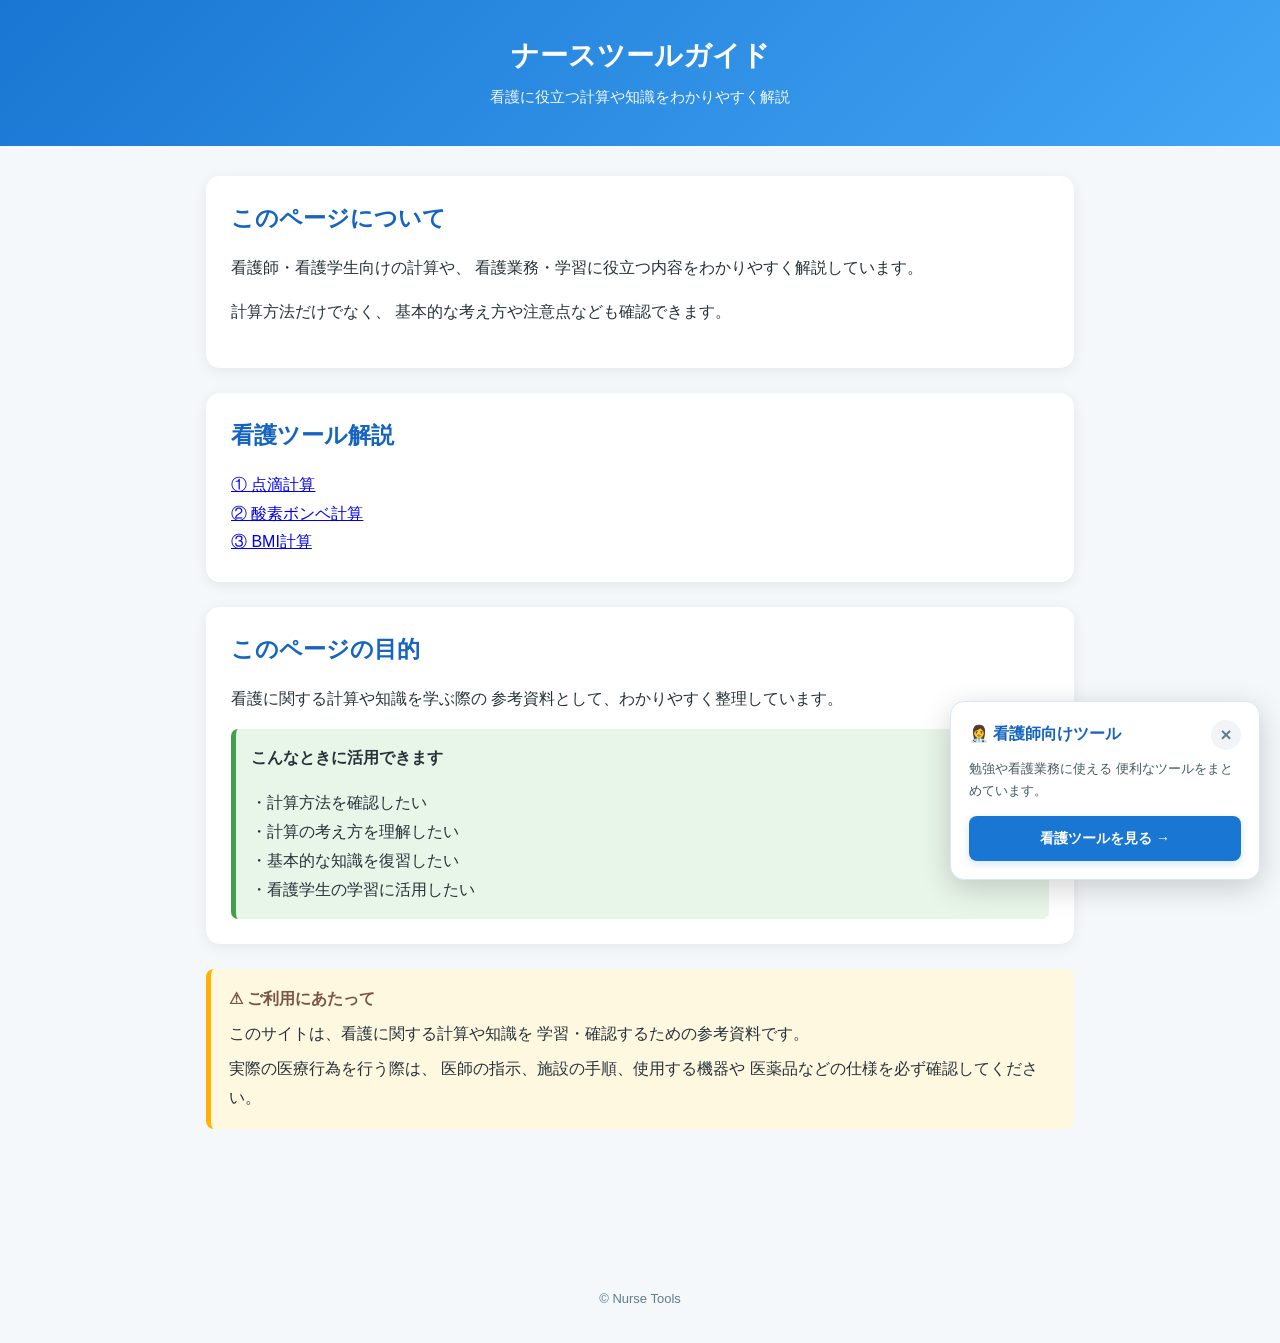
<file: index.html>
<!DOCTYPE html>
<html lang="ja">

<head>

<meta charset="UTF-8">

<meta
  name="viewport"
  content="width=device-width, initial-scale=1.0"
>
<!-- Google tag (gtag.js) -->
<script async src="https://www.googletagmanager.com/gtag/js?id=G-Z63KHZ8HT1"></script>
<script>
window.dataLayer = window.dataLayer || [];

function gtag(){
    dataLayer.push(arguments);
}

gtag('js', new Date());

gtag('config', 'G-Z63KHZ8HT1');
</script>
<title>ナースツールガイド</title>

<link
  rel="stylesheet"
  href="css/nursing-guide.css"
>

</head>


<body>


<!-- =========================
     ヘッダー
========================== -->

<header>

  <h1>
    ナースツールガイド
  </h1>

  <p>
    看護に役立つ計算や知識をわかりやすく解説
  </p>

</header>


<main>


  <!-- =========================
       このページについて
  ========================== -->

  <section class="card">

    <h2>
      このページについて
    </h2>

    <p>
      看護師・看護学生向けの計算や、
      看護業務・学習に役立つ内容をわかりやすく解説しています。
    </p>

    <p>
      計算方法だけでなく、
      基本的な考え方や注意点なども確認できます。
    </p>

  </section>


  <!-- =========================
       解説コンテンツ
  ========================== -->

  <section class="card">

    <h2>
      看護ツール解説
    </h2>


    <div>

      <a
        href="点滴計算解説.html"
        class="guide-button"
      >
        ① 点滴計算
      </a>

    </div>


    <div>

      <a
        href="酸素ボンベ計算解説.html"
        class="guide-button"
      >
        ② 酸素ボンベ計算
      </a>

    </div>


    <div>

      <a
        href="BMI計算解説.html"
        class="guide-button"
      >
        ③ BMI計算
      </a>

    </div>

  </section>


  <!-- =========================
       このページの目的
  ========================== -->

  <section class="card">

    <h2>
      このページの目的
    </h2>

    <p>
      看護に関する計算や知識を学ぶ際の
      参考資料として、わかりやすく整理しています。
    </p>


    <div class="point">

      <strong>
        こんなときに活用できます
      </strong>

      <p>
        ・計算方法を確認したい<br>
        ・計算の考え方を理解したい<br>
        ・基本的な知識を復習したい<br>
        ・看護学生の学習に活用したい
      </p>

    </div>

  </section>


  <!-- =========================
       注意事項
  ========================== -->

  <div class="warning">

    <strong>
      ⚠ ご利用にあたって
    </strong>

    <p>
      このサイトは、看護に関する計算や知識を
      学習・確認するための参考資料です。
    </p>

    <p>
      実際の医療行為を行う際は、
      医師の指示、施設の手順、使用する機器や
      医薬品などの仕様を必ず確認してください。
    </p>

  </div>

</main>


<!-- =========================
     フッター
========================== -->

<footer>

  <p>
    © Nurse Tools
  </p>

</footer>


<!-- =========================
     右下：看護ツール紹介
========================== -->

<div
  class="floating-tool"
  id="floatingTool"
  aria-label="看護師向けツールの紹介"
>


  <div class="floating-tool-header">

    <div class="floating-tool-title">
      👩‍⚕️ 看護師向けツール
    </div>


    <button
      type="button"
      class="floating-tool-close"
      onclick="closeFloatingTool()"
      aria-label="閉じる"
    >
      ×
    </button>

  </div>


  <p>
    勉強や看護業務に使える
    便利なツールをまとめています。
  </p>


  <a
    href="https://kita-tools.github.io/nurse-tools/"
    class="floating-tool-button"
    target="_blank"
    rel="noopener noreferrer"
  >
    看護ツールを見る →
  </a>


</div>


<!-- =========================
     共通JavaScript
========================== -->

<script src="js/nursing-guide.js"></script>


</body>

</html>
</file>
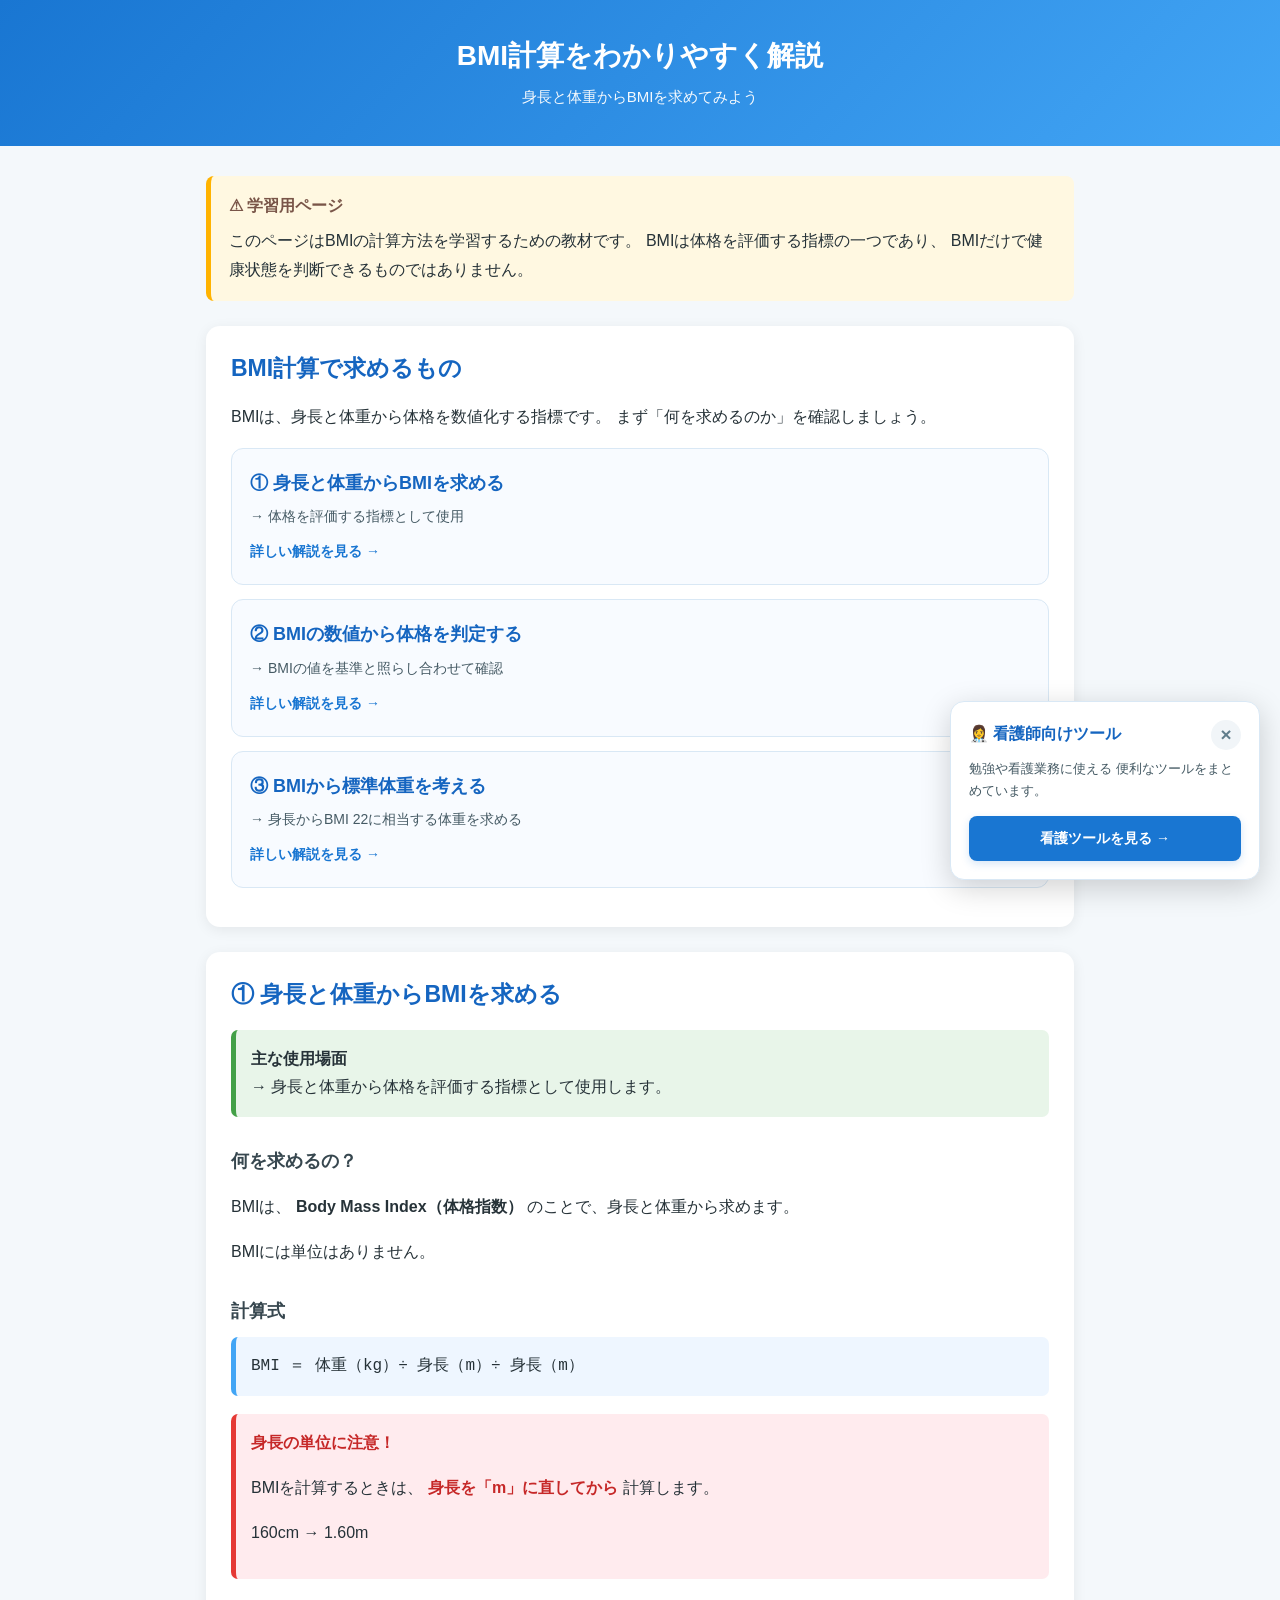
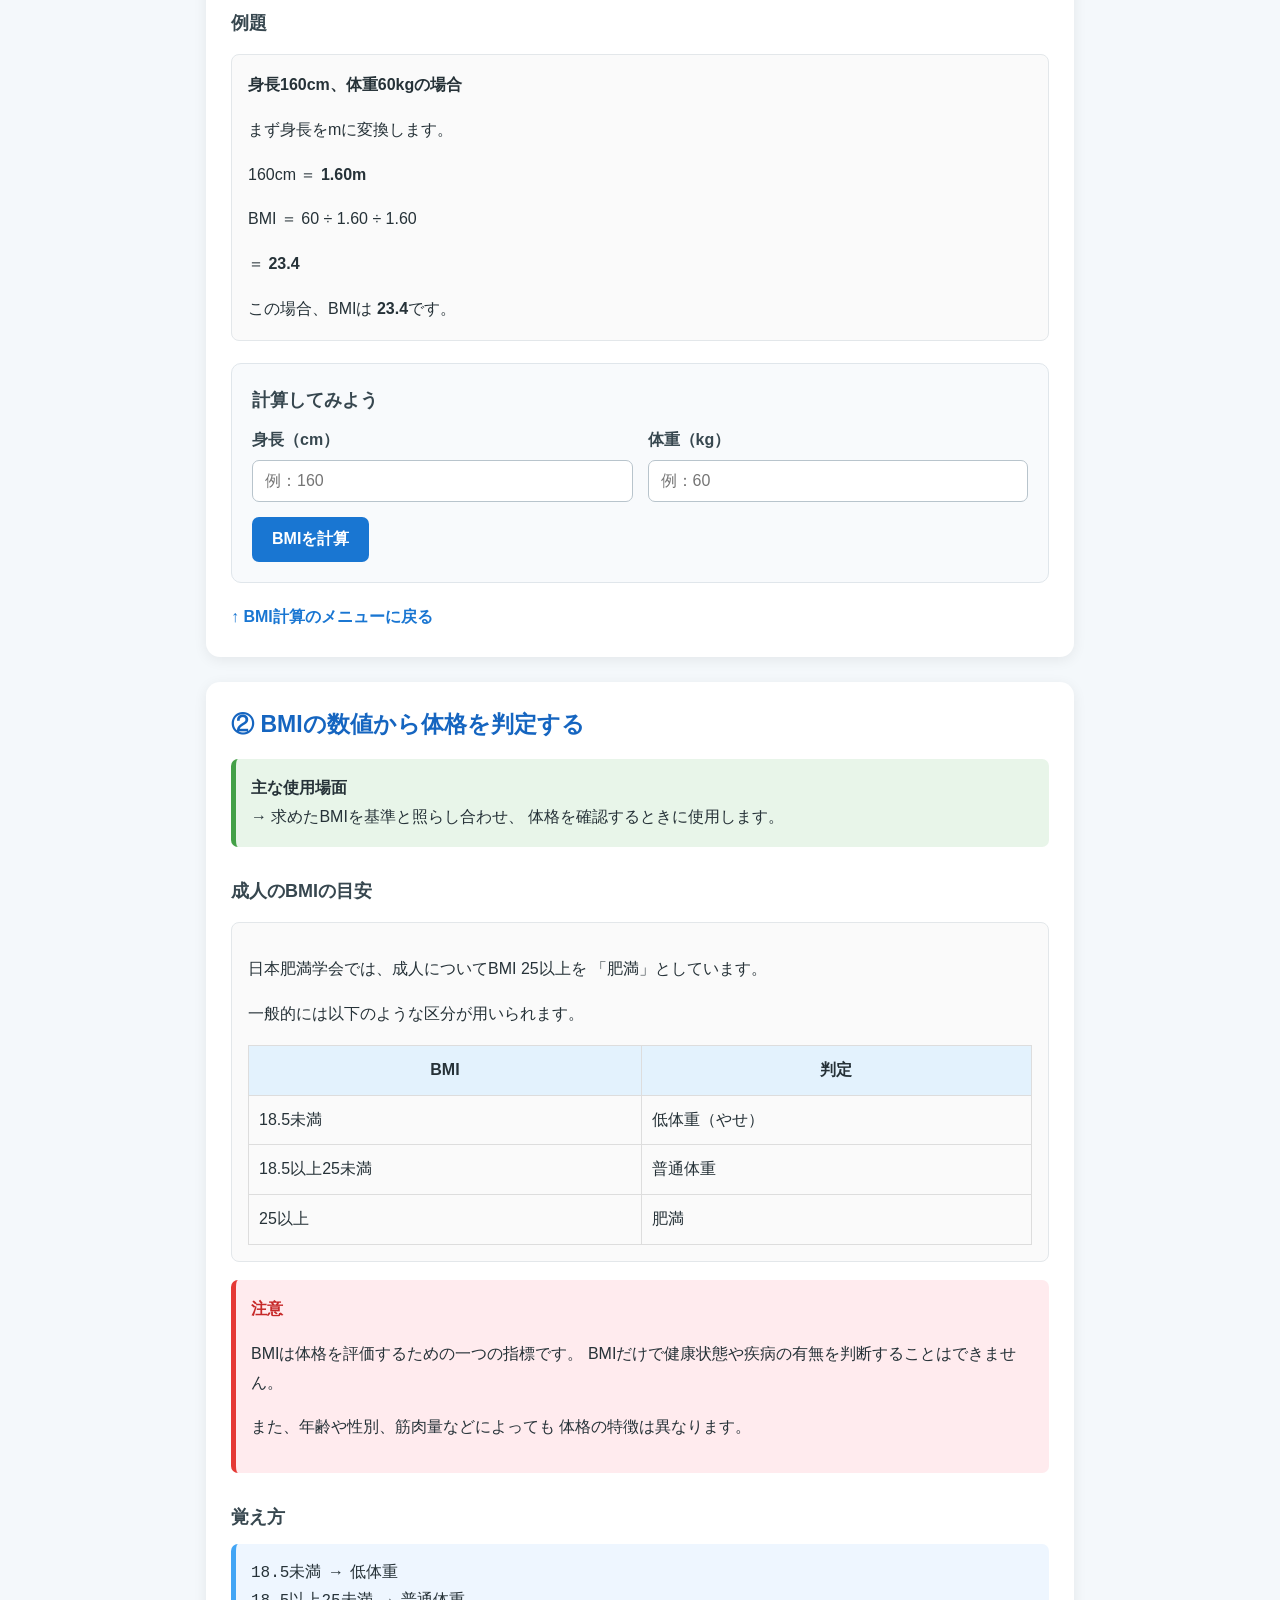
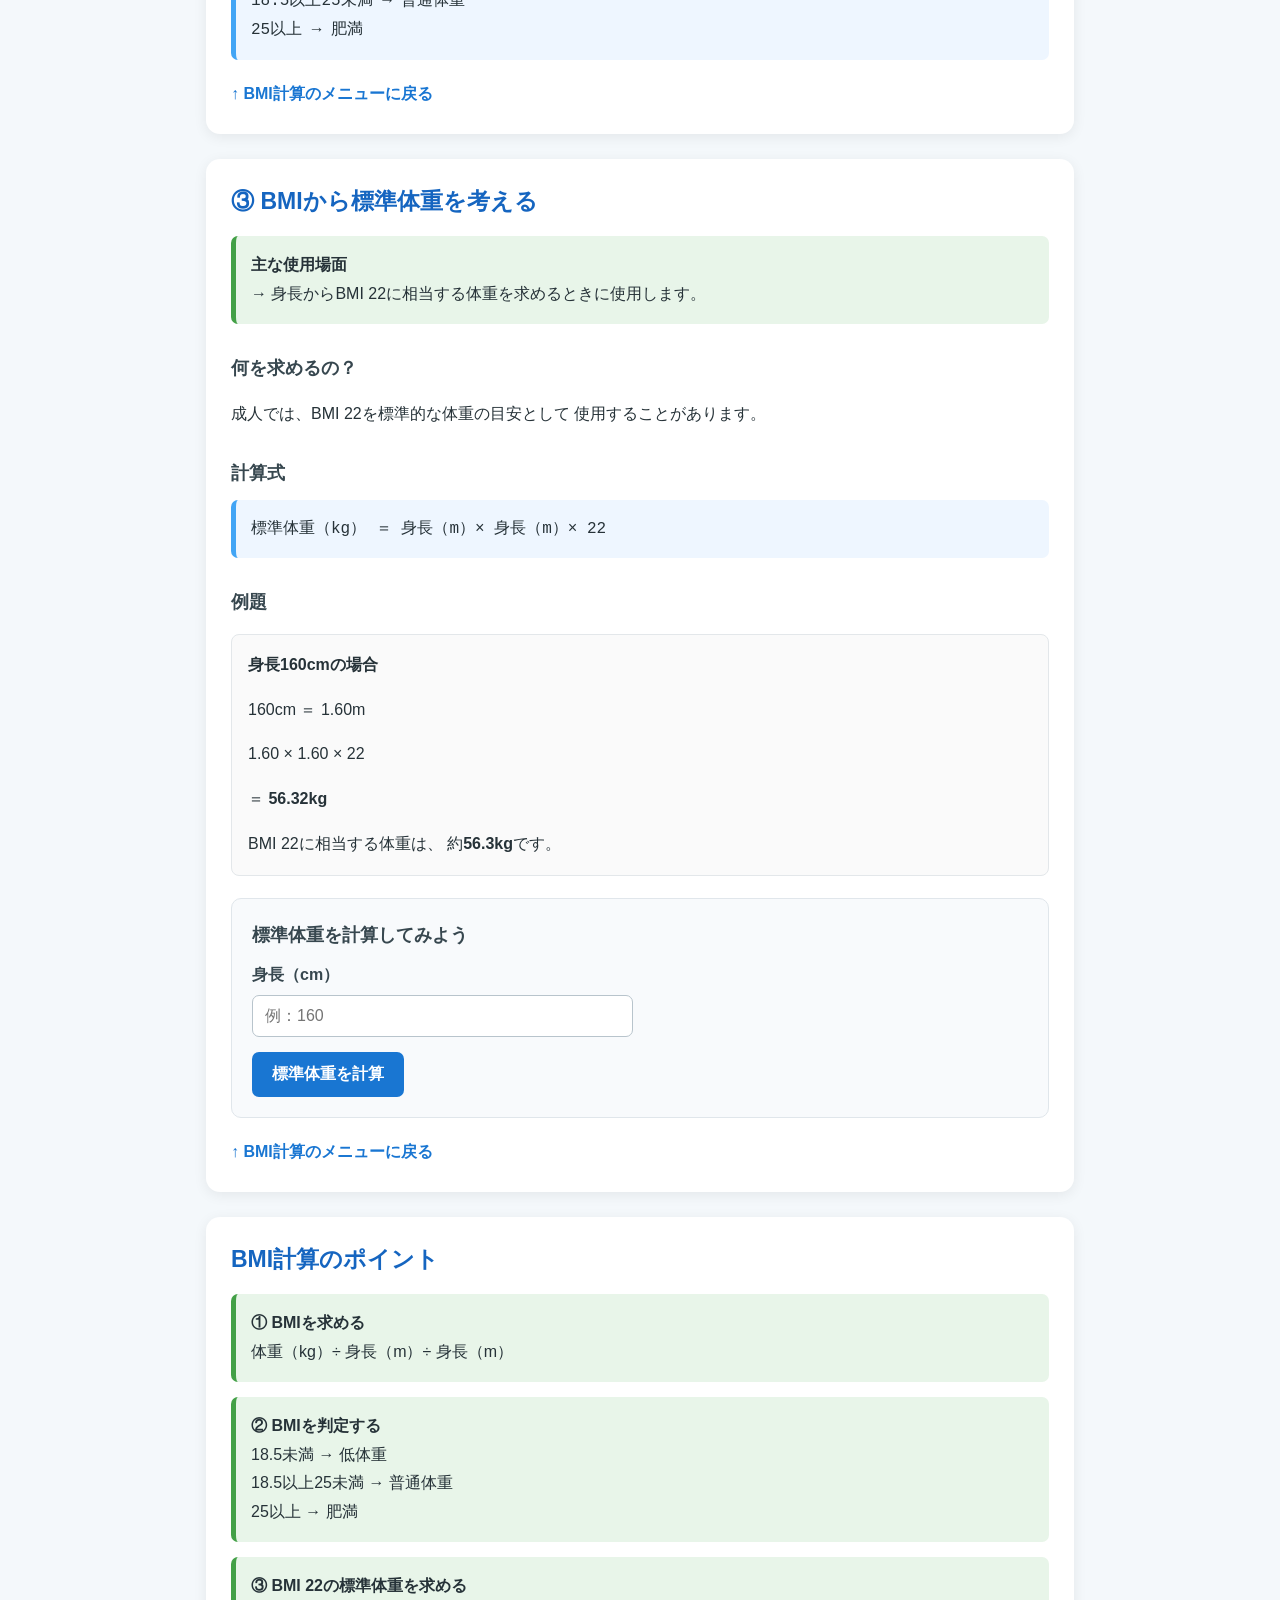
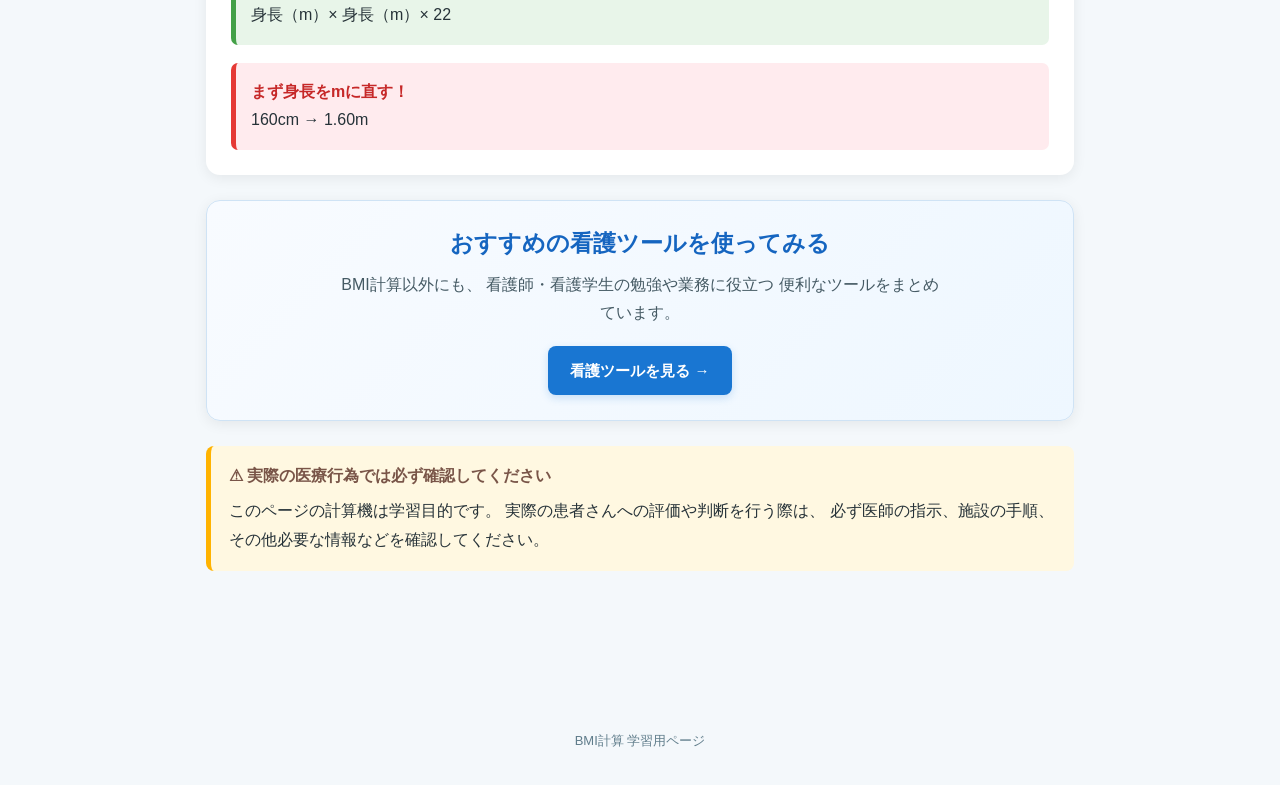
<file: BMI計算解説.html>
<!DOCTYPE html>
<html lang="ja">

<head>
  <meta charset="UTF-8">
  <meta name="viewport" content="width=device-width, initial-scale=1.0">

  <title>BMI計算をわかりやすく解説｜看護師・看護学生向け</title>

  <meta
    name="description"
    content="看護師・看護学生向けに、BMI計算をわかりやすく解説。身長と体重からBMIを求める方法、BMIの判定、標準体重の計算方法を例題と計算機で学べます。"
  >

  <!-- 共通CSS -->
  <link rel="stylesheet" href="css/nursing-guide.css">
</head>

<body>

  <!-- =========================
       ヘッダー
  ========================== -->

  <header>

    <h1>
      BMI計算をわかりやすく解説
    </h1>

    <p>
      身長と体重からBMIを求めてみよう
    </p>

  </header>


  <main>

    <!-- =========================
         学習用注意
    ========================== -->

    <div class="warning">

      <strong>⚠ 学習用ページ</strong>

      <p>
        このページはBMIの計算方法を学習するための教材です。
        BMIは体格を評価する指標の一つであり、
        BMIだけで健康状態を判断できるものではありません。
      </p>

    </div>


    <!-- =========================
         メニュー
    ========================== -->

    <section class="card" id="menu">

      <h2>
        BMI計算で求めるもの
      </h2>

      <p>
        BMIは、身長と体重から体格を数値化する指標です。
        まず「何を求めるのか」を確認しましょう。
      </p>


      <a href="#bmi" class="menu-item">

        <div class="menu-title">
          ① 身長と体重からBMIを求める
        </div>

        <div class="menu-use">
          → 体格を評価する指標として使用
        </div>

        <div class="menu-link">
          詳しい解説を見る →
        </div>

      </a>


      <a href="#judgment" class="menu-item">

        <div class="menu-title">
          ② BMIの数値から体格を判定する
        </div>

        <div class="menu-use">
          → BMIの値を基準と照らし合わせて確認
        </div>

        <div class="menu-link">
          詳しい解説を見る →
        </div>

      </a>


      <a href="#reverse" class="menu-item">

        <div class="menu-title">
          ③ BMIから標準体重を考える
        </div>

        <div class="menu-use">
          → 身長からBMI 22に相当する体重を求める
        </div>

        <div class="menu-link">
          詳しい解説を見る →
        </div>

      </a>

    </section>


    <!-- =========================
         ① BMI
    ========================== -->

    <section class="card" id="bmi">

      <h2>
        ① 身長と体重からBMIを求める
      </h2>

      <div class="point">

        <strong>主な使用場面</strong><br>

        → 身長と体重から体格を評価する指標として使用します。

      </div>


      <h3>
        何を求めるの？
      </h3>

      <p>
        BMIは、
        <strong>Body Mass Index（体格指数）</strong>
        のことで、身長と体重から求めます。
      </p>

      <p>
        BMIには単位はありません。
      </p>


      <h3>
        計算式
      </h3>

      <div class="formula">

        BMI ＝ 体重（kg）÷ 身長（m）÷ 身長（m）

      </div>


      <div class="important">

        <strong>
          身長の単位に注意！
        </strong>

        <p>
          BMIを計算するときは、
          <strong>身長を「m」に直してから</strong>
          計算します。
        </p>

        <p>
          160cm → 1.60m
        </p>

      </div>


      <h3>
        例題
      </h3>

      <div class="example">

        <strong>
          身長160cm、体重60kgの場合
        </strong>

        <p>
          まず身長をmに変換します。
        </p>

        <p>
          160cm ＝ <strong>1.60m</strong>
        </p>

        <p>
          BMI
          ＝ 60 ÷ 1.60 ÷ 1.60
        </p>

        <p>
          ＝ <strong>23.4</strong>
        </p>

        <p>
          この場合、BMIは
          <strong>23.4</strong>です。
        </p>

      </div>


      <div class="calculator">

        <h3>
          計算してみよう
        </h3>


        <div class="form-row">

          <div>

            <label for="height">
              身長（cm）
            </label>

            <input
              id="height"
              type="number"
              min="0"
              step="0.1"
              placeholder="例：160"
            >

          </div>


          <div>

            <label for="weight">
              体重（kg）
            </label>

            <input
              id="weight"
              type="number"
              min="0"
              step="0.1"
              placeholder="例：60"
            >

          </div>

        </div>


        <button
          type="button"
          onclick="calcBMI()"
        >
          BMIを計算
        </button>


        <div
          id="bmiResult"
          class="result"
          hidden
        ></div>

      </div>


      <a href="#menu" class="back">
        ↑ BMI計算のメニューに戻る
      </a>

    </section>


    <!-- =========================
         ② 判定
    ========================== -->

    <section class="card" id="judgment">

      <h2>
        ② BMIの数値から体格を判定する
      </h2>

      <div class="point">

        <strong>
          主な使用場面
        </strong><br>

        → 求めたBMIを基準と照らし合わせ、
        体格を確認するときに使用します。

      </div>


      <h3>
        成人のBMIの目安
      </h3>


      <div class="example">

        <p>
          日本肥満学会では、成人についてBMI 25以上を
          「肥満」としています。
        </p>

        <p>
          一般的には以下のような区分が用いられます。
        </p>


        <table
          style="
            width:100%;
            border-collapse:collapse;
            margin-top:15px;
          "
        >

          <tr>

            <th
              style="
                border:1px solid #ddd;
                padding:10px;
                background:#e3f2fd;
              "
            >
              BMI
            </th>

            <th
              style="
                border:1px solid #ddd;
                padding:10px;
                background:#e3f2fd;
              "
            >
              判定
            </th>

          </tr>


          <tr>

            <td
              style="
                border:1px solid #ddd;
                padding:10px;
              "
            >
              18.5未満
            </td>

            <td
              style="
                border:1px solid #ddd;
                padding:10px;
              "
            >
              低体重（やせ）
            </td>

          </tr>


          <tr>

            <td
              style="
                border:1px solid #ddd;
                padding:10px;
              "
            >
              18.5以上25未満
            </td>

            <td
              style="
                border:1px solid #ddd;
                padding:10px;
              "
            >
              普通体重
            </td>

          </tr>


          <tr>

            <td
              style="
                border:1px solid #ddd;
                padding:10px;
              "
            >
              25以上
            </td>

            <td
              style="
                border:1px solid #ddd;
                padding:10px;
              "
            >
              肥満
            </td>

          </tr>

        </table>

      </div>


      <div class="important">

        <strong>
          注意
        </strong>

        <p>
          BMIは体格を評価するための一つの指標です。
          BMIだけで健康状態や疾病の有無を判断することはできません。
        </p>

        <p>
          また、年齢や性別、筋肉量などによっても
          体格の特徴は異なります。
        </p>

      </div>


      <h3>
        覚え方
      </h3>

      <div class="formula">

        18.5未満 → 低体重<br>
        18.5以上25未満 → 普通体重<br>
        25以上 → 肥満

      </div>


      <a href="#menu" class="back">
        ↑ BMI計算のメニューに戻る
      </a>

    </section>


    <!-- =========================
         ③ 標準体重
    ========================== -->

    <section class="card" id="reverse">

      <h2>
        ③ BMIから標準体重を考える
      </h2>

      <div class="point">

        <strong>
          主な使用場面
        </strong><br>

        → 身長からBMI 22に相当する体重を求めるときに使用します。

      </div>


      <h3>
        何を求めるの？
      </h3>

      <p>
        成人では、BMI 22を標準的な体重の目安として
        使用することがあります。
      </p>


      <h3>
        計算式
      </h3>

      <div class="formula">

        標準体重（kg）
        ＝ 身長（m）× 身長（m）× 22

      </div>


      <h3>
        例題
      </h3>

      <div class="example">

        <strong>
          身長160cmの場合
        </strong>

        <p>
          160cm ＝ 1.60m
        </p>

        <p>
          1.60 × 1.60 × 22
        </p>

        <p>
          ＝ <strong>56.32kg</strong>
        </p>

        <p>
          BMI 22に相当する体重は、
          約<strong>56.3kg</strong>です。
        </p>

      </div>


      <div class="calculator">

        <h3>
          標準体重を計算してみよう
        </h3>


        <div class="form-row">

          <div>

            <label for="standardHeight">
              身長（cm）
            </label>

            <input
              id="standardHeight"
              type="number"
              min="0"
              step="0.1"
              placeholder="例：160"
            >

          </div>

        </div>


        <button
          type="button"
          onclick="calcStandardWeight()"
        >
          標準体重を計算
        </button>


        <div
          id="standardResult"
          class="result"
          hidden
        ></div>

      </div>


      <a href="#menu" class="back">
        ↑ BMI計算のメニューに戻る
      </a>

    </section>


    <!-- =========================
         まとめ
    ========================== -->

    <section class="card">

      <h2>
        BMI計算のポイント
      </h2>


      <div class="point">

        <strong>
          ① BMIを求める
        </strong><br>

        体重（kg）÷ 身長（m）÷ 身長（m）

      </div>


      <div class="point">

        <strong>
          ② BMIを判定する
        </strong><br>

        18.5未満 → 低体重<br>
        18.5以上25未満 → 普通体重<br>
        25以上 → 肥満

      </div>


      <div class="point">

        <strong>
          ③ BMI 22の標準体重を求める
        </strong><br>

        身長（m）× 身長（m）× 22

      </div>


      <div class="important">

        <strong>
          まず身長をmに直す！
        </strong><br>

        160cm → 1.60m

      </div>

    </section>


    <!-- =========================
         看護ツールへの自然な導線
    ========================== -->

    <section class="card tool-promotion">

      <h2>
        おすすめの看護ツールを使ってみる
      </h2>

      <p>
        BMI計算以外にも、
        看護師・看護学生の勉強や業務に役立つ
        便利なツールをまとめています。
      </p>

      <a
        href="https://kita-tools.github.io/nurse-tools/"
        class="tool-promotion-button"
        target="_blank"
        rel="noopener noreferrer"
      >
        看護ツールを見る →
      </a>

    </section>


    <!-- =========================
         最終注意
    ========================== -->

    <div class="warning">

      <strong>
        ⚠ 実際の医療行為では必ず確認してください
      </strong>

      <p>
        このページの計算機は学習目的です。
        実際の患者さんへの評価や判断を行う際は、
        必ず医師の指示、施設の手順、
        その他必要な情報などを確認してください。
      </p>

    </div>

  </main>


  <!-- =========================
       フッター
  ========================== -->

  <footer>

    <p>
      BMI計算 学習用ページ
    </p>

  </footer>


  <!-- =========================
       右下：看護ツール紹介
  ========================== -->

  <div
    class="floating-tool"
    id="floatingTool"
    aria-label="看護師向けツールの紹介"
  >

    <div class="floating-tool-header">

      <div class="floating-tool-title">
        👩‍⚕️ 看護師向けツール
      </div>

      <button
        type="button"
        class="floating-tool-close"
        onclick="closeFloatingTool()"
        aria-label="閉じる"
      >
        ×
      </button>

    </div>


    <p>
      勉強や看護業務に使える
      便利なツールをまとめています。
    </p>


    <a
      href="https://kita-tools.github.io/nurse-tools/"
      class="floating-tool-button"
      target="_blank"
      rel="noopener noreferrer"
    >
      看護ツールを見る →
    </a>

  </div>


  <!-- =========================
       BMI計算 JavaScript
  ========================== -->

  <script>

  /* =========================================================
     BMI計算
  ========================================================= */

  function calcBMI() {

    const heightCm =
      Number(
        document.getElementById("height").value
      );

    const weight =
      Number(
        document.getElementById("weight").value
      );

    const result =
      document.getElementById("bmiResult");


    if (
      !Number.isFinite(heightCm) ||
      !Number.isFinite(weight) ||
      heightCm <= 0 ||
      weight <= 0
    ) {

      result.hidden = false;

      result.textContent =
        "身長と体重を正しく入力してください。";

      return;
    }


    // cm → m

    const heightM =
      heightCm / 100;


    const bmi =
      weight / (heightM * heightM);


    let judgment;


    if (bmi < 18.5) {

      judgment =
        "低体重（やせ）";

    } else if (bmi < 25) {

      judgment =
        "普通体重";

    } else {

      judgment =
        "肥満";

    }


    result.hidden = false;

    result.innerHTML = `
      BMI：
      <strong>${bmi.toFixed(1)}</strong>
      <br>
      判定：
      <strong>${judgment}</strong>
    `;

  }


  /* =========================================================
     標準体重
  ========================================================= */

  function calcStandardWeight() {

    const heightCm =
      Number(
        document.getElementById("standardHeight").value
      );


    const result =
      document.getElementById("standardResult");


    if (
      !Number.isFinite(heightCm) ||
      heightCm <= 0
    ) {

      result.hidden = false;

      result.textContent =
        "身長を正しく入力してください。";

      return;
    }


    // cm → m

    const heightM =
      heightCm / 100;


    const standardWeight =
      heightM * heightM * 22;


    result.hidden = false;

    result.innerHTML = `
      BMI 22に相当する体重：
      <strong>${standardWeight.toFixed(1)} kg</strong>
    `;

  }

  </script>


  <!-- =========================
       解説ページ共通 JavaScript
  ========================== -->

  <script src="js/nursing-guide.js"></script>

</body>

</html>
</file>
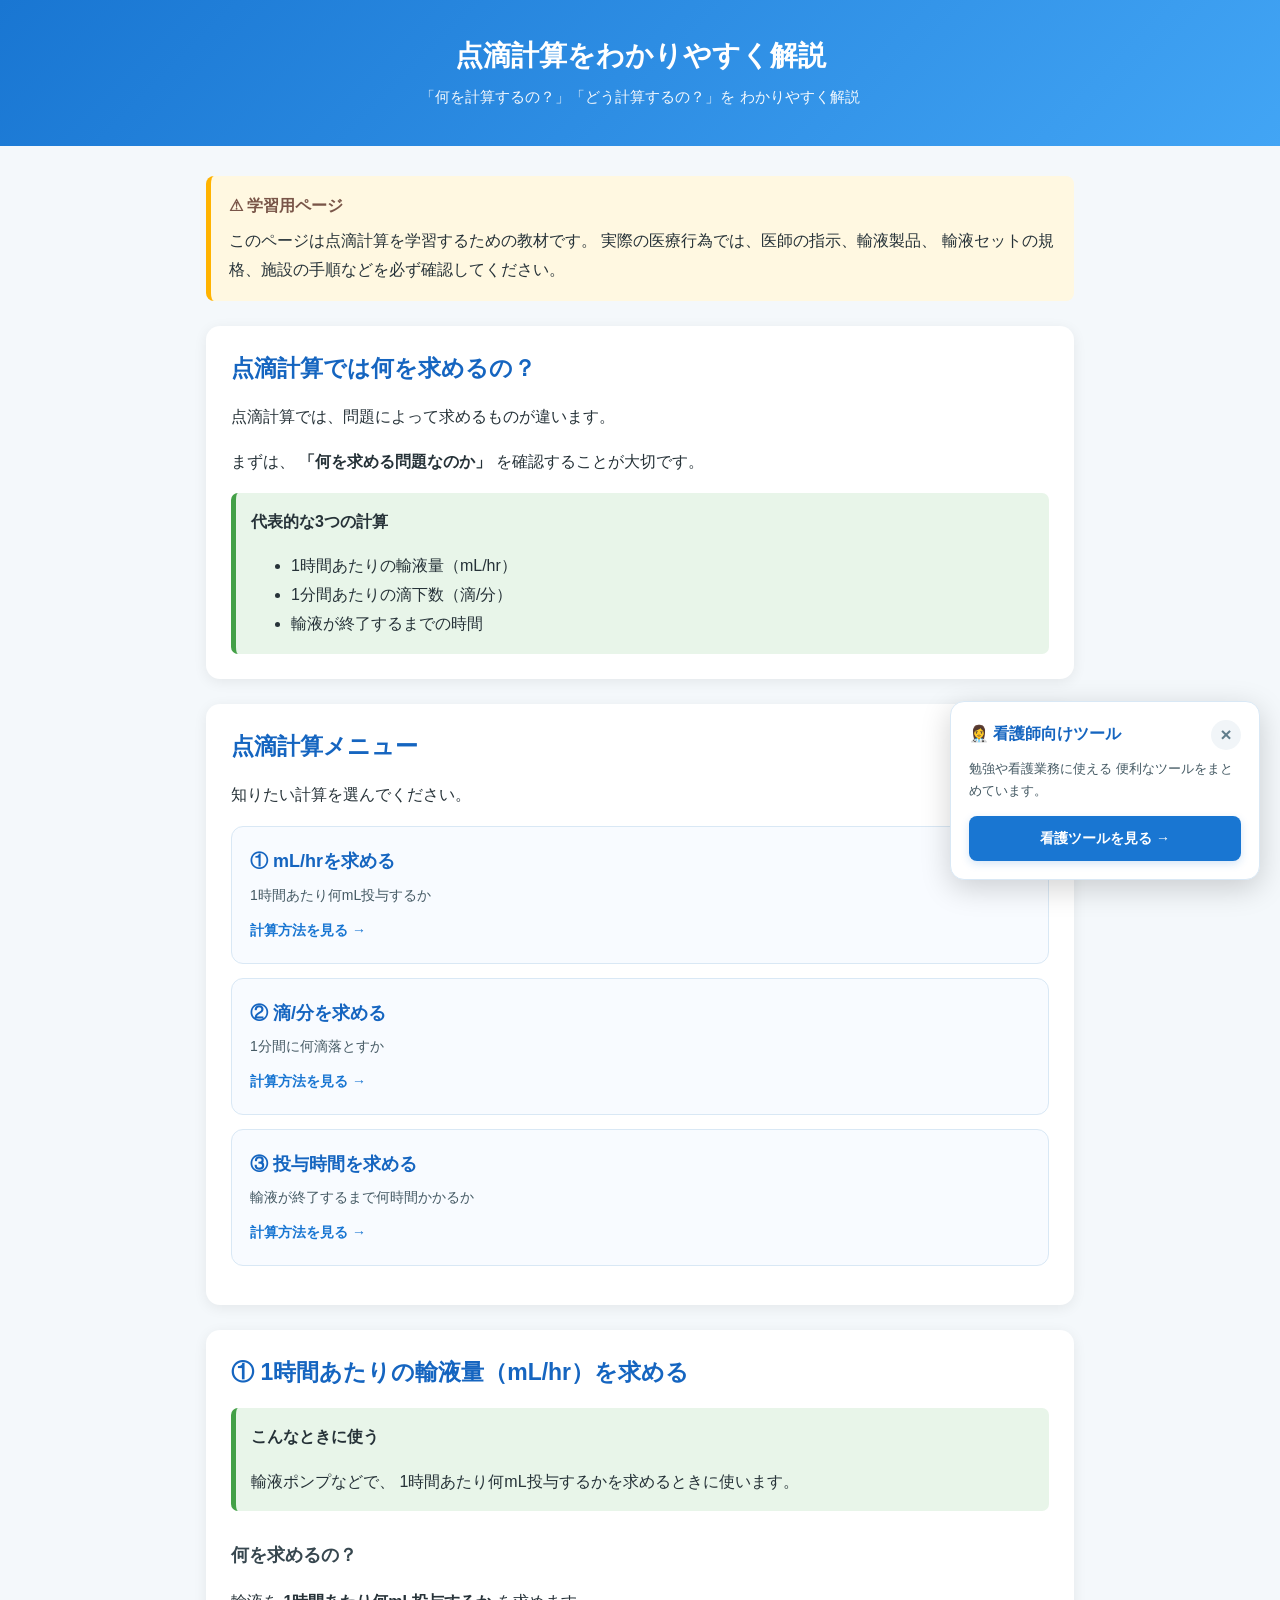
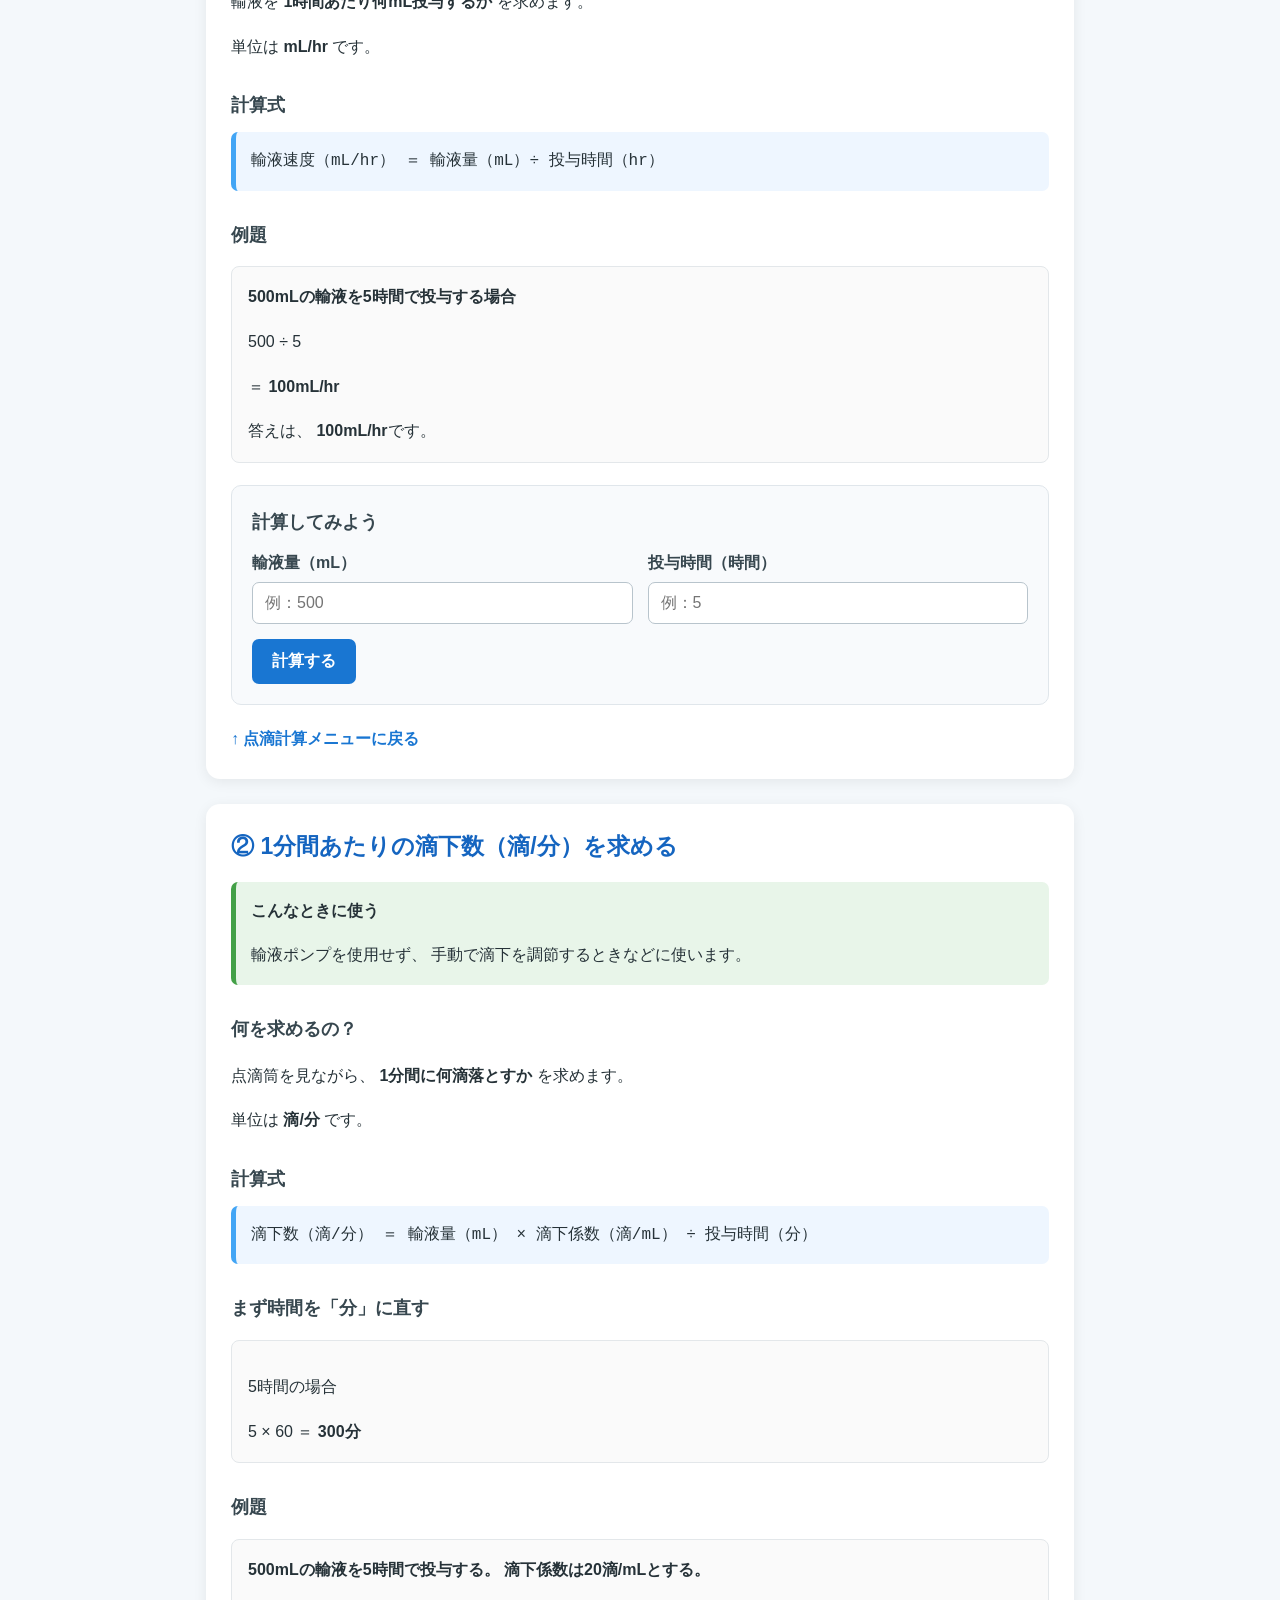
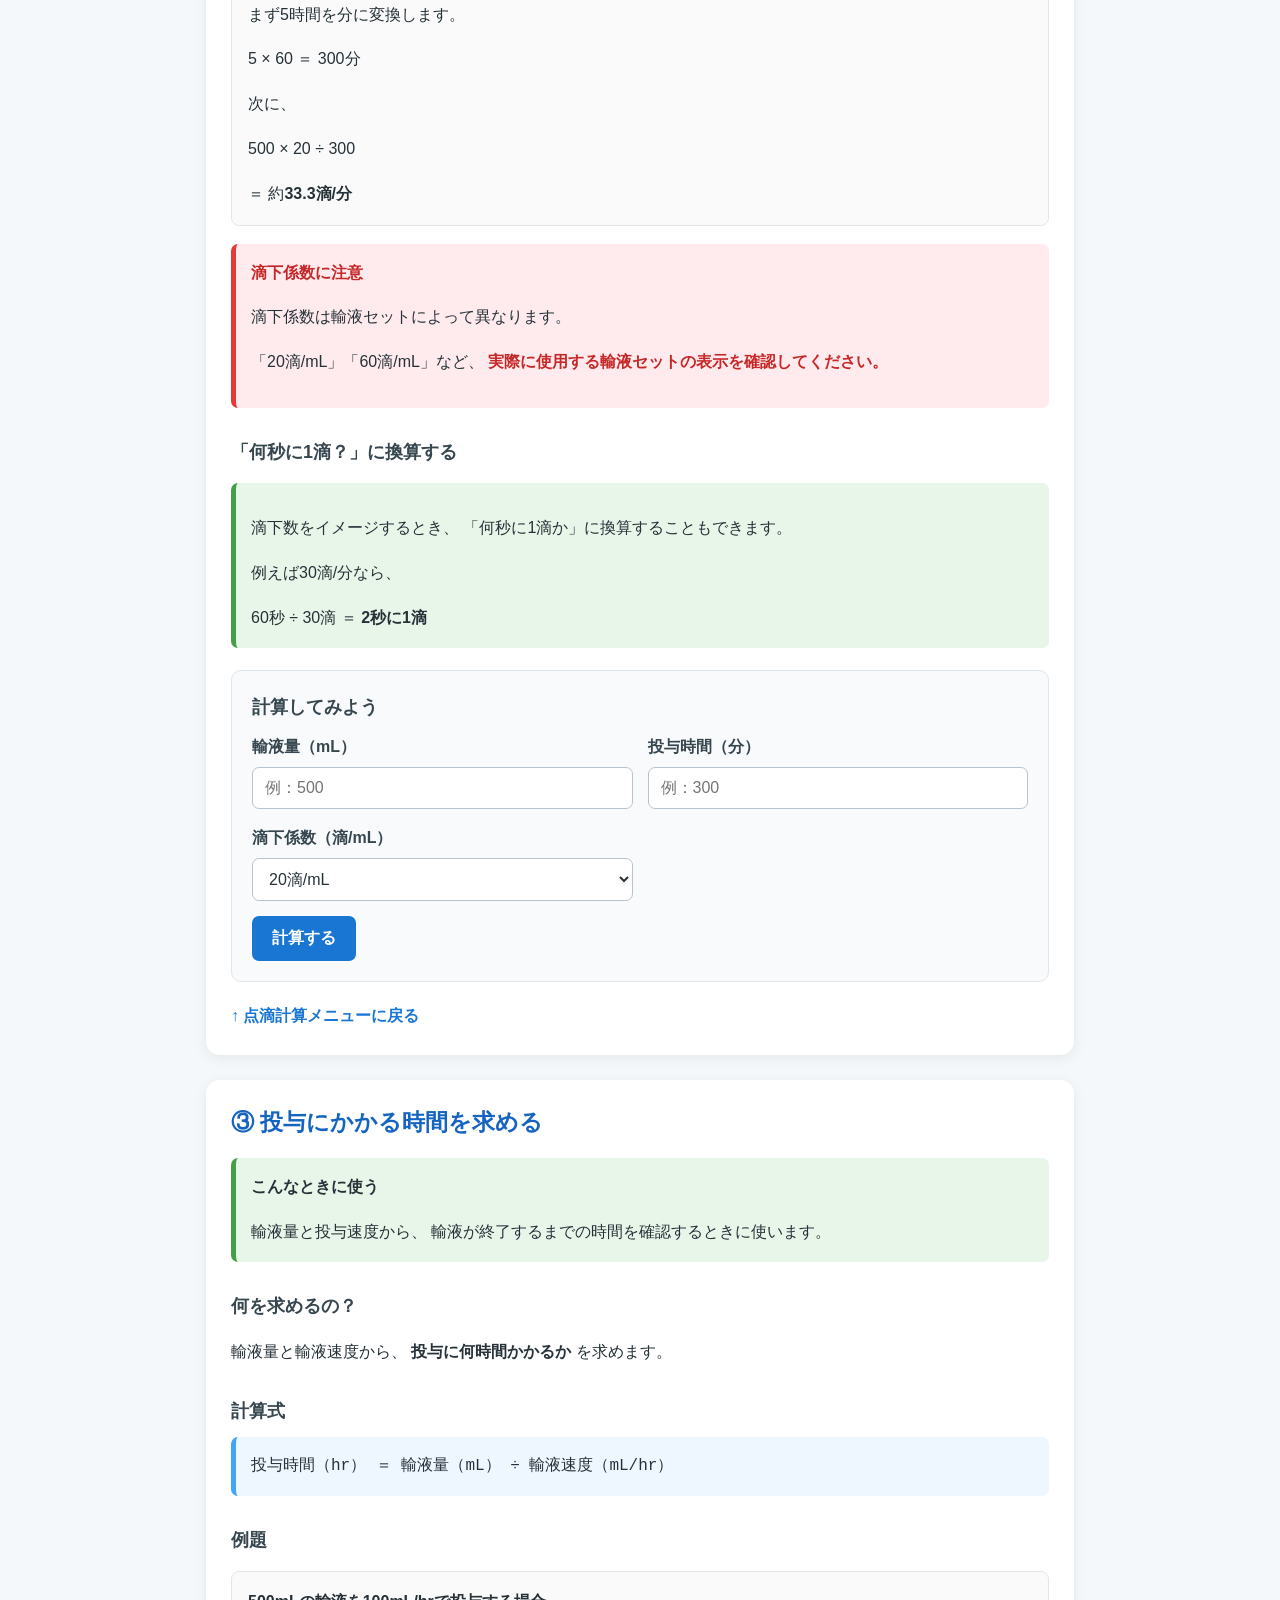
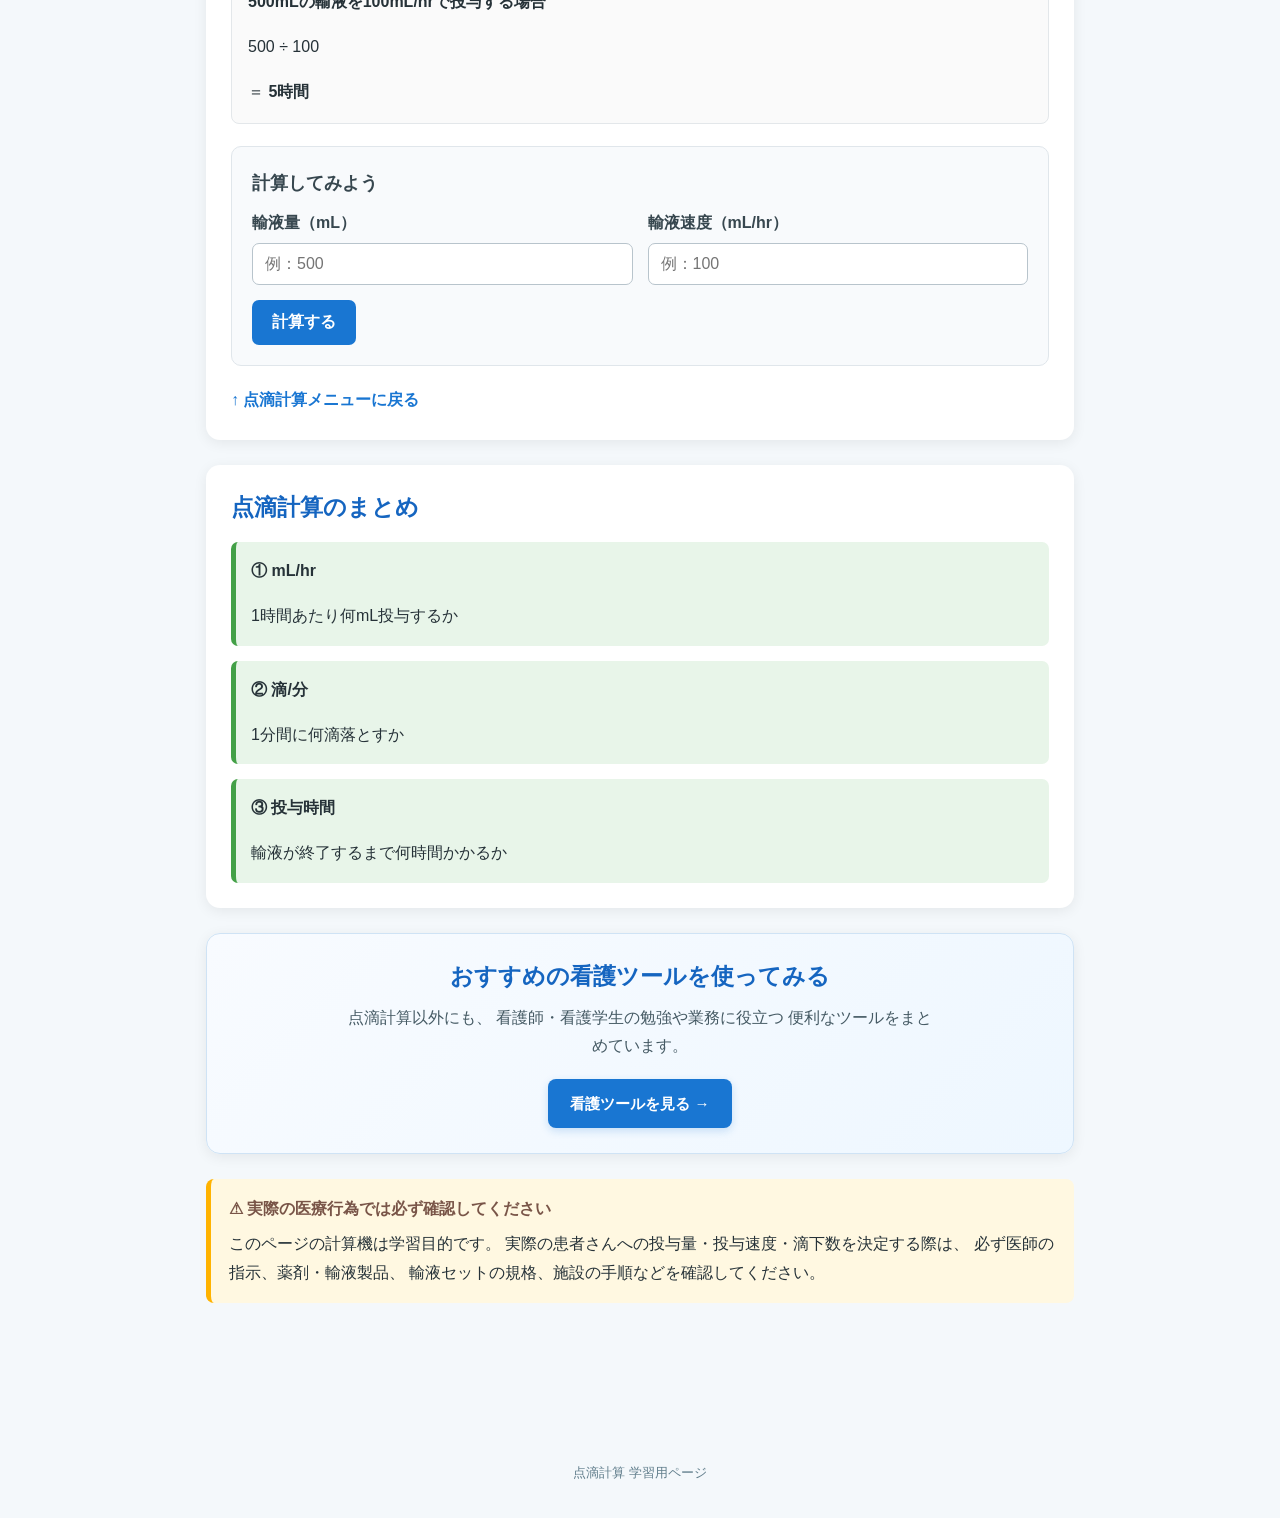
<file: 点滴計算解説.html>
<!DOCTYPE html>
<html lang="ja">

<head>
  <meta charset="UTF-8">
  <meta name="viewport" content="width=device-width, initial-scale=1.0">

  <title>点滴計算をわかりやすく解説｜看護師・看護学生向け</title>

  <meta
    name="description"
    content="看護師・看護学生向けに、点滴計算をわかりやすく解説。mL/hr、滴/分、投与時間の計算方法を例題と計算機で学べます。"
  >

  <link rel="stylesheet" href="css/nursing-guide.css">
</head>

<body>

  <!-- =========================
       ヘッダー
  ========================== -->

  <header>
    <h1>点滴計算をわかりやすく解説</h1>

    <p>
      「何を計算するの？」「どう計算するの？」を
      わかりやすく解説
    </p>
  </header>


  <main>

    <!-- =========================
         学習用注意
    ========================== -->

    <div class="warning">

      <strong>⚠ 学習用ページ</strong>

      <p>
        このページは点滴計算を学習するための教材です。
        実際の医療行為では、医師の指示、輸液製品、
        輸液セットの規格、施設の手順などを必ず確認してください。
      </p>

    </div>


    <!-- =========================
         イントロ
    ========================== -->

    <section class="card">

      <h2>点滴計算では何を求めるの？</h2>

      <p>
        点滴計算では、問題によって求めるものが違います。
      </p>

      <p>
        まずは、
        <strong>「何を求める問題なのか」</strong>
        を確認することが大切です。
      </p>

      <div class="point">

        <strong>代表的な3つの計算</strong>

        <ul>
          <li>1時間あたりの輸液量（mL/hr）</li>
          <li>1分間あたりの滴下数（滴/分）</li>
          <li>輸液が終了するまでの時間</li>
        </ul>

      </div>

    </section>


    <!-- =========================
         メニュー
    ========================== -->

    <section class="card" id="menu">

      <h2>点滴計算メニュー</h2>

      <p>
        知りたい計算を選んでください。
      </p>


      <a href="#rate" class="menu-item">

        <div class="menu-title">
          ① mL/hrを求める
        </div>

        <div class="menu-use">
          1時間あたり何mL投与するか
        </div>

        <div class="menu-link">
          計算方法を見る →
        </div>

      </a>


      <a href="#drops" class="menu-item">

        <div class="menu-title">
          ② 滴/分を求める
        </div>

        <div class="menu-use">
          1分間に何滴落とすか
        </div>

        <div class="menu-link">
          計算方法を見る →
        </div>

      </a>


      <a href="#time" class="menu-item">

        <div class="menu-title">
          ③ 投与時間を求める
        </div>

        <div class="menu-use">
          輸液が終了するまで何時間かかるか
        </div>

        <div class="menu-link">
          計算方法を見る →
        </div>

      </a>

    </section>


    <!-- =========================
         ① mL/hr
    ========================== -->

    <section class="card" id="rate">

      <h2>
        ① 1時間あたりの輸液量（mL/hr）を求める
      </h2>

      <div class="point">

        <strong>こんなときに使う</strong>

        <p>
          輸液ポンプなどで、
          1時間あたり何mL投与するかを求めるときに使います。
        </p>

      </div>


      <h3>何を求めるの？</h3>

      <p>
        輸液を
        <strong>1時間あたり何mL投与するか</strong>
        を求めます。
      </p>

      <p>
        単位は <strong>mL/hr</strong> です。
      </p>


      <h3>計算式</h3>

      <div class="formula">
        輸液速度（mL/hr）
        ＝ 輸液量（mL）÷ 投与時間（hr）
      </div>


      <h3>例題</h3>

      <div class="example">

        <strong>
          500mLの輸液を5時間で投与する場合
        </strong>

        <p>
          500 ÷ 5
        </p>

        <p>
          ＝ <strong>100mL/hr</strong>
        </p>

        <p>
          答えは、
          <strong>100mL/hr</strong>です。
        </p>

      </div>


      <div class="calculator">

        <h3>計算してみよう</h3>

        <div class="form-row">

          <div>

            <label for="volume1">
              輸液量（mL）
            </label>

            <input
              id="volume1"
              type="number"
              min="0"
              step="any"
              placeholder="例：500"
            >

          </div>


          <div>

            <label for="hours1">
              投与時間（時間）
            </label>

            <input
              id="hours1"
              type="number"
              min="0"
              step="any"
              placeholder="例：5"
            >

          </div>

        </div>


        <button
          type="button"
          onclick="calcRate()"
        >
          計算する
        </button>


        <div
          id="result1"
          class="result"
          hidden
        ></div>

      </div>


      <a href="#menu" class="back">
        ↑ 点滴計算メニューに戻る
      </a>

    </section>


    <!-- =========================
         ② 滴/分
    ========================== -->

    <section class="card" id="drops">

      <h2>
        ② 1分間あたりの滴下数（滴/分）を求める
      </h2>

      <div class="point">

        <strong>こんなときに使う</strong>

        <p>
          輸液ポンプを使用せず、
          手動で滴下を調節するときなどに使います。
        </p>

      </div>


      <h3>何を求めるの？</h3>

      <p>
        点滴筒を見ながら、
        <strong>1分間に何滴落とすか</strong>
        を求めます。
      </p>

      <p>
        単位は <strong>滴/分</strong> です。
      </p>


      <h3>計算式</h3>

      <div class="formula">

        滴下数（滴/分）
        ＝ 輸液量（mL）
        × 滴下係数（滴/mL）
        ÷ 投与時間（分）

      </div>


      <h3>まず時間を「分」に直す</h3>

      <div class="example">

        <p>
          5時間の場合
        </p>

        <p>
          5 × 60
          ＝ <strong>300分</strong>
        </p>

      </div>


      <h3>例題</h3>

      <div class="example">

        <strong>
          500mLの輸液を5時間で投与する。
          滴下係数は20滴/mLとする。
        </strong>

        <p>
          まず5時間を分に変換します。
        </p>

        <p>
          5 × 60
          ＝ 300分
        </p>

        <p>
          次に、
        </p>

        <p>
          500 × 20 ÷ 300
        </p>

        <p>
          ＝ 約<strong>33.3滴/分</strong>
        </p>

      </div>


      <div class="important">

        <strong>滴下係数に注意</strong>

        <p>
          滴下係数は輸液セットによって異なります。
        </p>

        <p>
          「20滴/mL」「60滴/mL」など、
          <strong>実際に使用する輸液セットの表示を確認してください。</strong>
        </p>

      </div>


      <h3>「何秒に1滴？」に換算する</h3>

      <div class="point">

        <p>
          滴下数をイメージするとき、
          「何秒に1滴か」に換算することもできます。
        </p>

        <p>
          例えば30滴/分なら、
        </p>

        <p>
          60秒 ÷ 30滴
          ＝ <strong>2秒に1滴</strong>
        </p>

      </div>


      <div class="calculator">

        <h3>計算してみよう</h3>


        <div class="form-row">

          <div>

            <label for="volume2">
              輸液量（mL）
            </label>

            <input
              id="volume2"
              type="number"
              min="0"
              step="any"
              placeholder="例：500"
            >

          </div>


          <div>

            <label for="time2">
              投与時間（分）
            </label>

            <input
              id="time2"
              type="number"
              min="0"
              step="any"
              placeholder="例：300"
            >

          </div>

        </div>


        <div class="form-row">

          <div>

            <label for="dropFactor">
              滴下係数（滴/mL）
            </label>

            <select id="dropFactor">

              <option value="20">
                20滴/mL
              </option>

              <option value="60">
                60滴/mL
              </option>

            </select>

          </div>

        </div>


        <button
          type="button"
          onclick="calcDrops()"
        >
          計算する
        </button>


        <div
          id="result2"
          class="result"
          hidden
        ></div>

      </div>


      <a href="#menu" class="back">
        ↑ 点滴計算メニューに戻る
      </a>

    </section>


    <!-- =========================
         ③ 投与時間
    ========================== -->

    <section class="card" id="time">

      <h2>
        ③ 投与にかかる時間を求める
      </h2>

      <div class="point">

        <strong>こんなときに使う</strong>

        <p>
          輸液量と投与速度から、
          輸液が終了するまでの時間を確認するときに使います。
        </p>

      </div>


      <h3>何を求めるの？</h3>

      <p>
        輸液量と輸液速度から、
        <strong>投与に何時間かかるか</strong>
        を求めます。
      </p>


      <h3>計算式</h3>

      <div class="formula">

        投与時間（hr）
        ＝ 輸液量（mL）
        ÷ 輸液速度（mL/hr）

      </div>


      <h3>例題</h3>

      <div class="example">

        <strong>
          500mLの輸液を100mL/hrで投与する場合
        </strong>

        <p>
          500 ÷ 100
        </p>

        <p>
          ＝ <strong>5時間</strong>
        </p>

      </div>


      <div class="calculator">

        <h3>計算してみよう</h3>


        <div class="form-row">

          <div>

            <label for="volume3">
              輸液量（mL）
            </label>

            <input
              id="volume3"
              type="number"
              min="0"
              step="any"
              placeholder="例：500"
            >

          </div>


          <div>

            <label for="rate3">
              輸液速度（mL/hr）
            </label>

            <input
              id="rate3"
              type="number"
              min="0"
              step="any"
              placeholder="例：100"
            >

          </div>

        </div>


        <button
          type="button"
          onclick="calcTime()"
        >
          計算する
        </button>


        <div
          id="result3"
          class="result"
          hidden
        ></div>

      </div>


      <a href="#menu" class="back">
        ↑ 点滴計算メニューに戻る
      </a>

    </section>


    <!-- =========================
         まとめ
    ========================== -->

    <section class="card">

      <h2>点滴計算のまとめ</h2>

      <div class="point">

        <strong>① mL/hr</strong>

        <p>
          1時間あたり何mL投与するか
        </p>

      </div>


      <div class="point">

        <strong>② 滴/分</strong>

        <p>
          1分間に何滴落とすか
        </p>

      </div>


      <div class="point">

        <strong>③ 投与時間</strong>

        <p>
          輸液が終了するまで何時間かかるか
        </p>

      </div>

    </section>


    <!-- =========================
         看護ツールへの自然な導線
    ========================== -->

    <section class="card tool-promotion">

      <h2>
        おすすめの看護ツールを使ってみる
      </h2>

      <p>
        点滴計算以外にも、
        看護師・看護学生の勉強や業務に役立つ
        便利なツールをまとめています。
      </p>

      <a
        href="https://kita-tools.github.io/nurse-tools/"
        class="tool-promotion-button"
        target="_blank"
        rel="noopener noreferrer"
      >
        看護ツールを見る →
      </a>

    </section>


    <!-- =========================
         最終注意
    ========================== -->

    <div class="warning">

      <strong>⚠ 実際の医療行為では必ず確認してください</strong>

      <p>
        このページの計算機は学習目的です。
        実際の患者さんへの投与量・投与速度・滴下数を決定する際は、
        必ず医師の指示、薬剤・輸液製品、
        輸液セットの規格、施設の手順などを確認してください。
      </p>

    </div>

  </main>


  <!-- =========================
       フッター
  ========================== -->

  <footer>

    <p>
      点滴計算 学習用ページ
    </p>

  </footer>


  <!-- =========================
       右下：看護ツール紹介
  ========================== -->

  <div
    class="floating-tool"
    id="floatingTool"
    aria-label="看護師向けツールの紹介"
  >

    <div class="floating-tool-header">

      <div class="floating-tool-title">
        👩‍⚕️ 看護師向けツール
      </div>

      <button
        type="button"
        class="floating-tool-close"
        onclick="closeFloatingTool()"
        aria-label="閉じる"
      >
        ×
      </button>

    </div>


    <p>
      勉強や看護業務に使える
      便利なツールをまとめています。
    </p>


    <a
      href="https://kita-tools.github.io/nurse-tools/"
      class="floating-tool-button"
      target="_blank"
      rel="noopener noreferrer"
    >
      看護ツールを見る →
    </a>

  </div>


  <!-- =========================
       JavaScript
  ========================== -->
<script>

/* =========================================================
   点滴計算 学習ページ JavaScript 
   ========================================================= */


/* =========================================================
   1. 入力値チェック 
   ========================================================= */

function getPositiveNumber(id) {

  const element =
    document.getElementById(id);

  const value =
    Number(element.value);

  if (
    !Number.isFinite(value) ||
    value <= 0
  ) {
    return null;
  }

  return value;
}


/* =========================================================
   2. mL/hr計算 
   ========================================================= */

function calcRate() {

  const volume =
    getPositiveNumber("volume1");

  const hours =
    getPositiveNumber("hours1");

  const result =
    document.getElementById("result1");


  if (
    volume === null ||
    hours === null
  ) {

    result.hidden = false;

    result.textContent =
      "輸液量と投与時間を正しく入力してください。";

    return;
  }


  const rate =
    volume / hours;


  result.hidden = false;

  result.innerHTML =
    `答え：<strong>${rate.toFixed(1)} mL/hr</strong>`;
}


/* =========================================================
   3. 滴/分計算 
   ========================================================= */

function calcDrops() {

  const volume =
    getPositiveNumber("volume2");

  const time =
    getPositiveNumber("time2");

  const dropFactor =
    Number(
      document.getElementById("dropFactor").value
    );

  const result =
    document.getElementById("result2");


  if (
    volume === null ||
    time === null ||
    !Number.isFinite(dropFactor) ||
    dropFactor <= 0
  ) {

    result.hidden = false;

    result.textContent =
      "輸液量・投与時間・滴下係数を正しく確認してください。";

    return;
  }


  const drops =
    (volume * dropFactor) / time;


  const secondsPerDrop =
    60 / drops;


  result.hidden = false;

  result.innerHTML =
    `答え：<strong>${drops.toFixed(1)} 滴/分</strong>
    <br>
    目安：約<strong>${secondsPerDrop.toFixed(1)}秒に1滴</strong>`;
}


/* =========================================================
   4. 投与時間計算 
   ========================================================= */

function calcTime() {

  const volume =
    getPositiveNumber("volume3");

  const rate =
    getPositiveNumber("rate3");

  const result =
    document.getElementById("result3");


  if (
    volume === null ||
    rate === null
  ) {

    result.hidden = false;

    result.textContent =
      "輸液量と輸液速度を正しく入力してください。";

    return;
  }


  const hours =
    volume / rate;


  /*
   * 分単位に変換してから丸めることで、
   * 「○時間60分」の表示を防ぐ
   */

  const totalMinutes =
    Math.round(hours * 60);


  const wholeHours =
    Math.floor(totalMinutes / 60);


  const minutes =
    totalMinutes % 60;


  result.hidden = false;

  result.innerHTML =
    `答え：<strong>${hours.toFixed(2)}時間</strong>
    <br>
    約<strong>${wholeHours}時間${minutes}分</strong>`;
}

</script>

<script src="js/nursing-guide.js"></script>

</body>

</html>
</file>
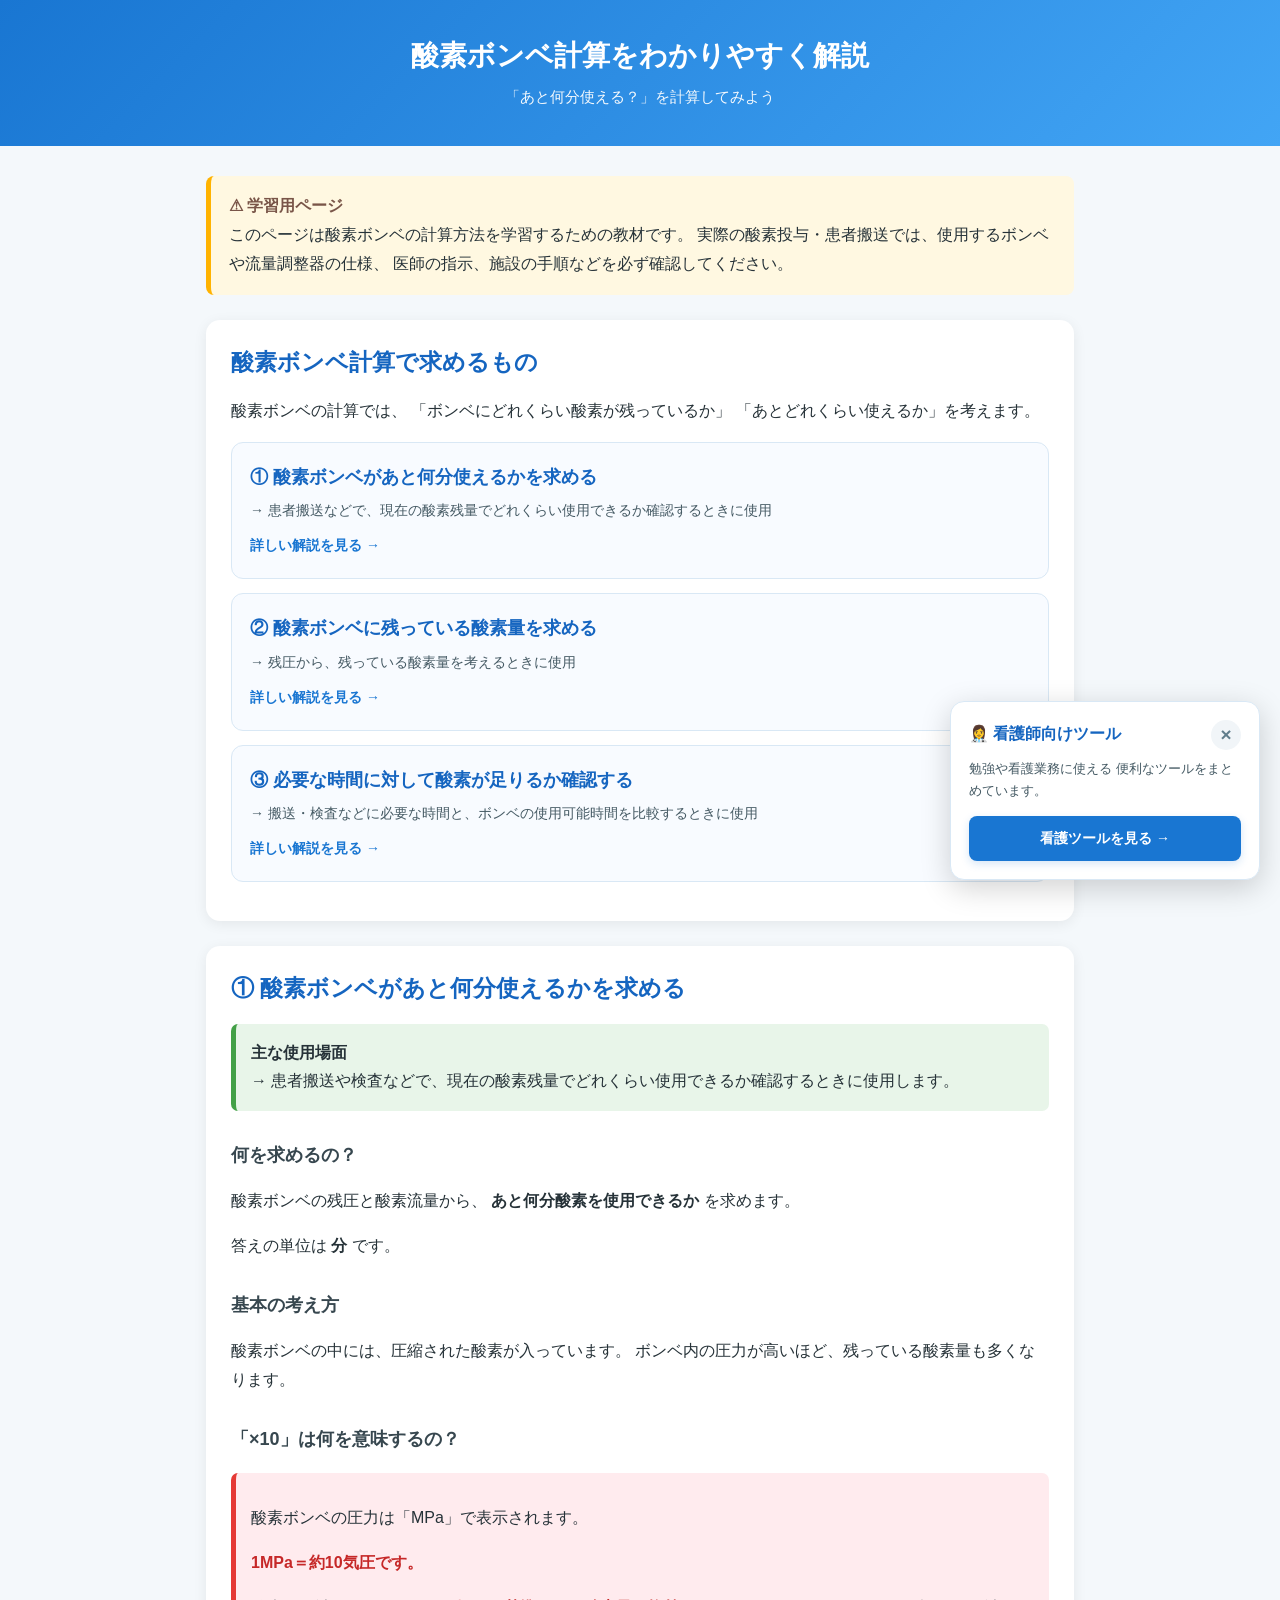
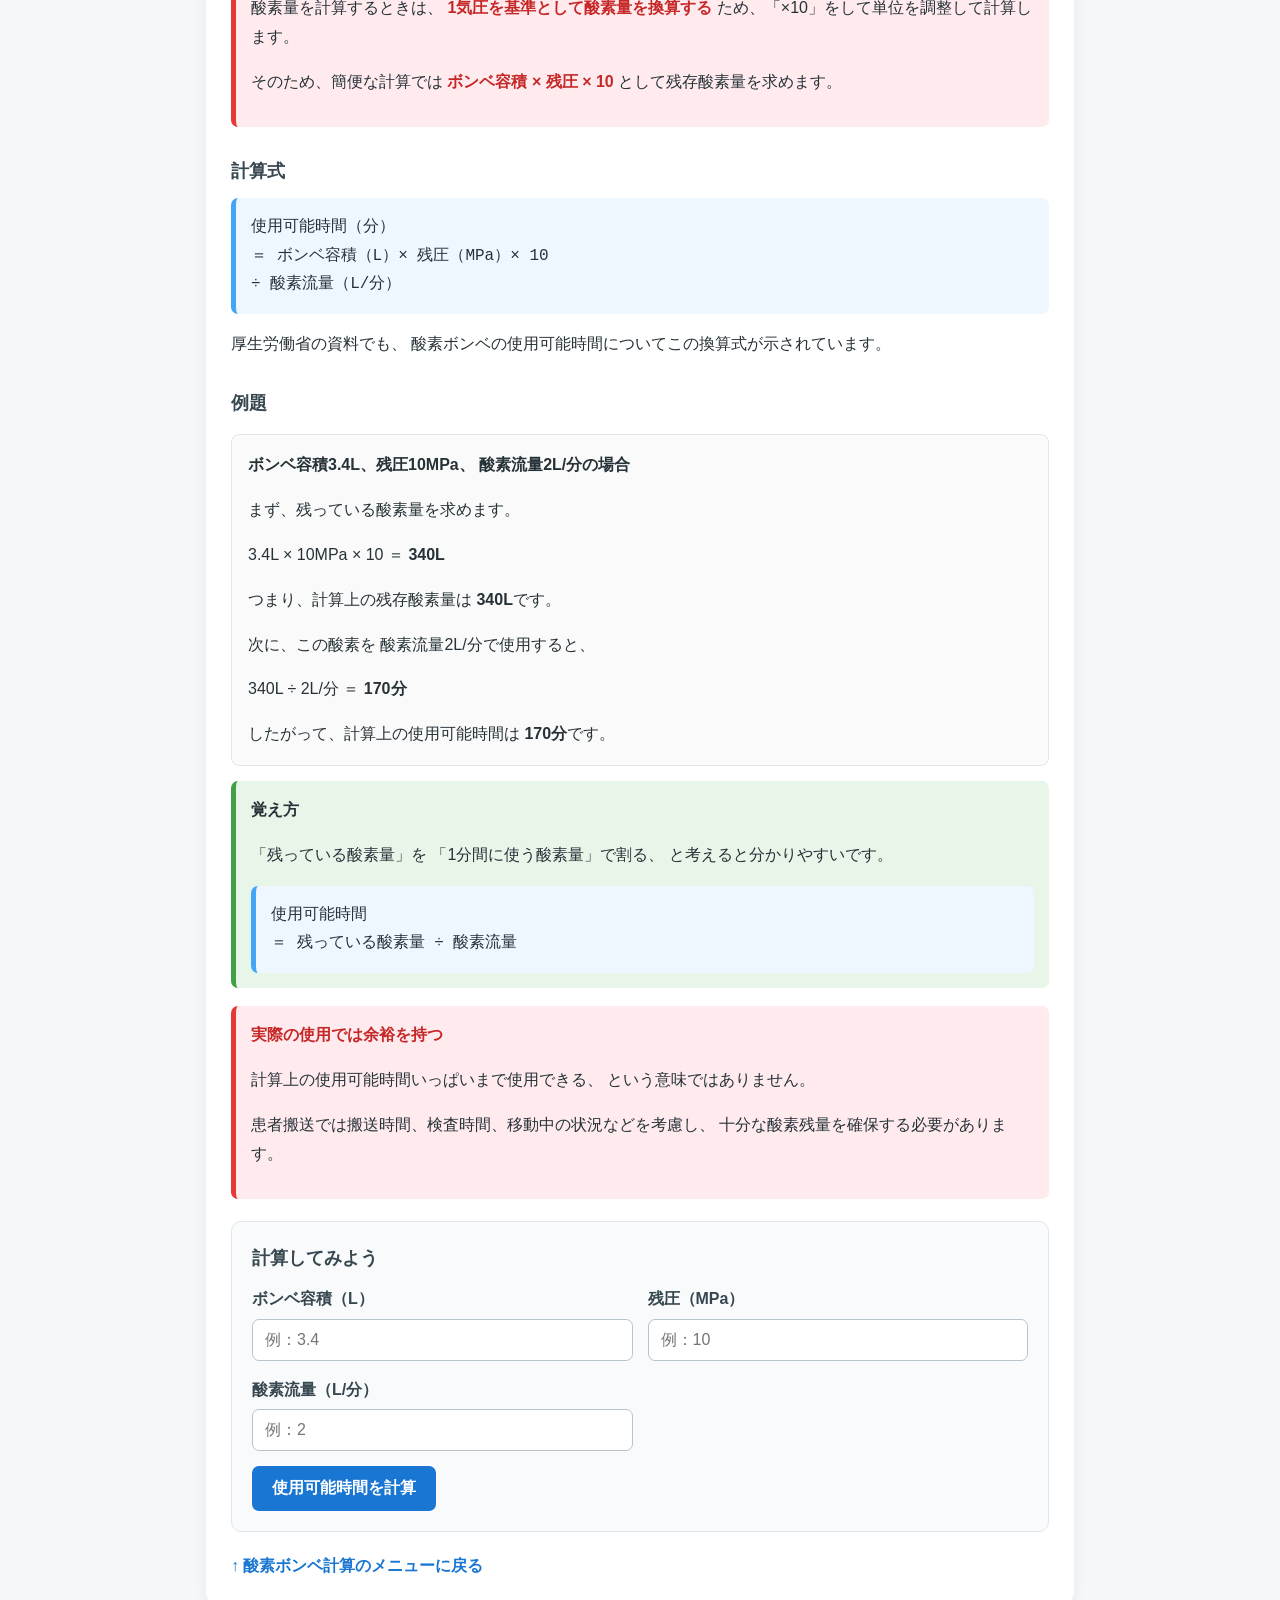
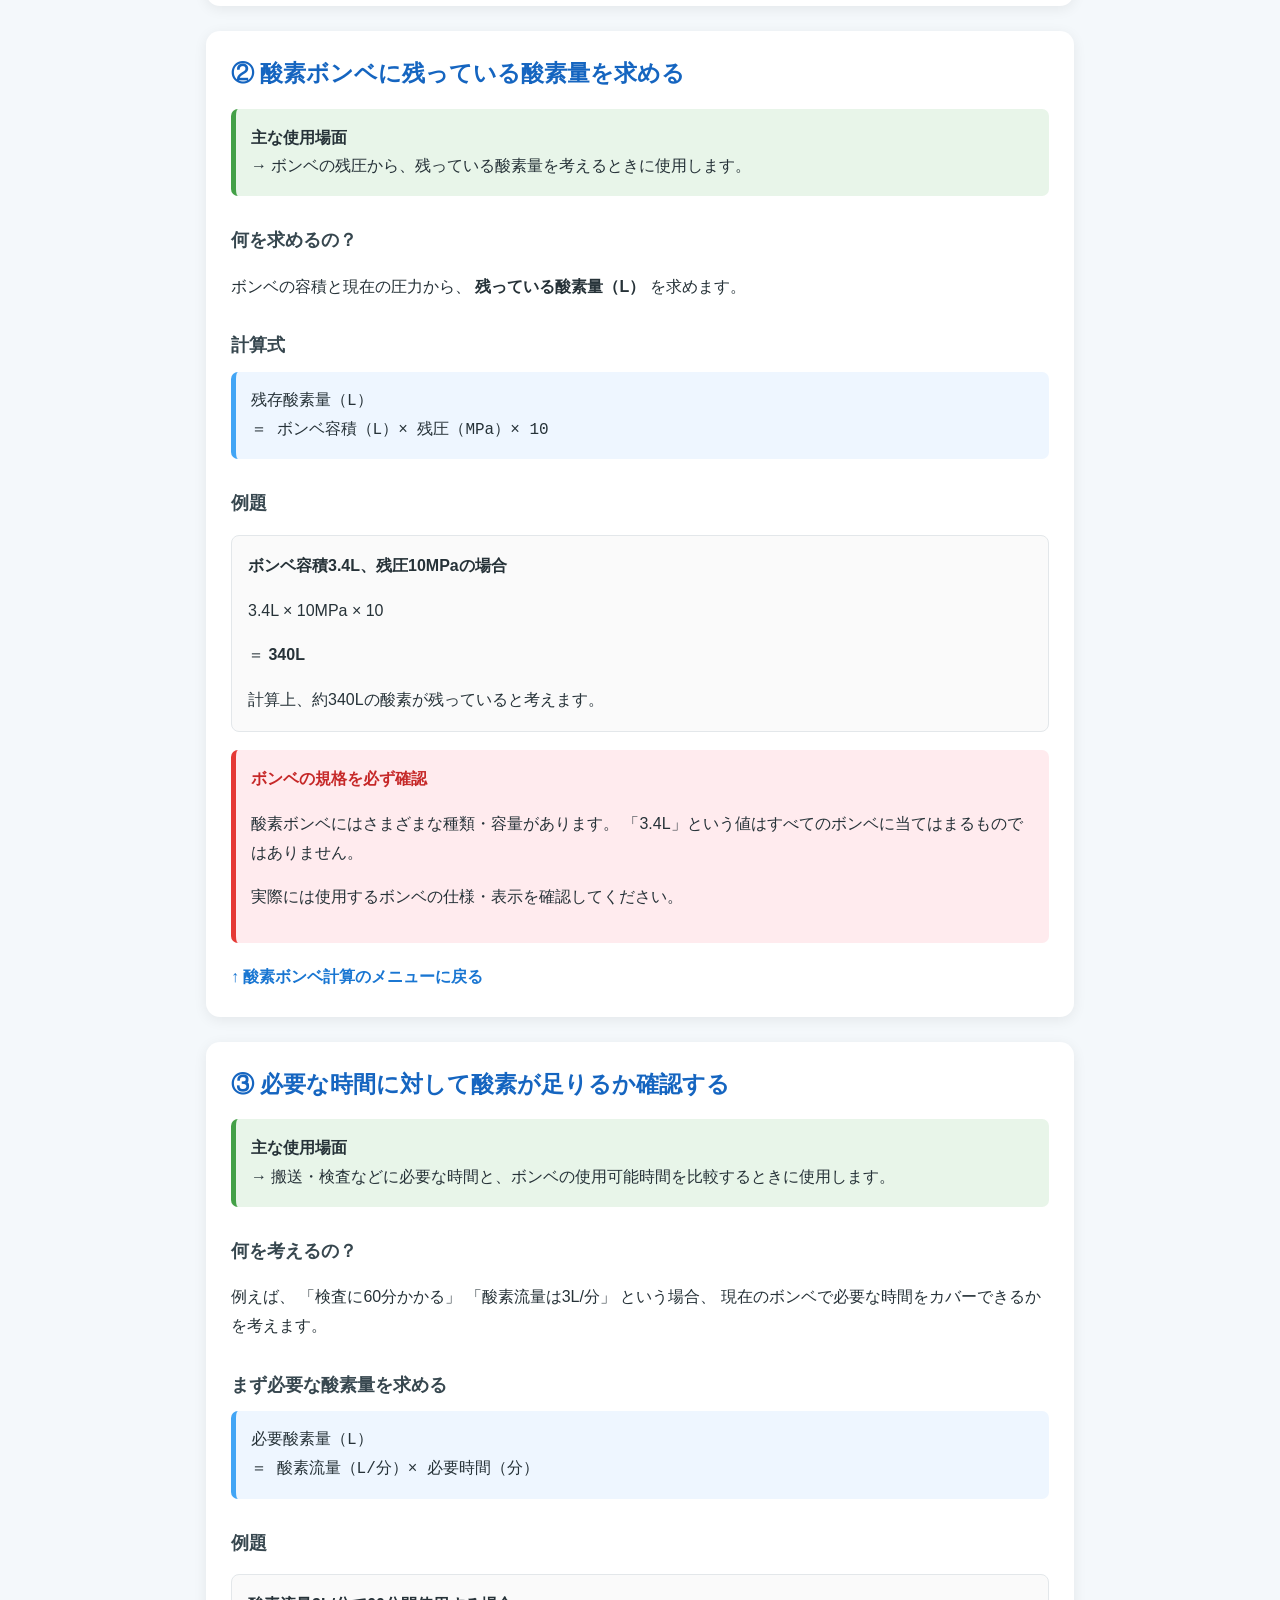
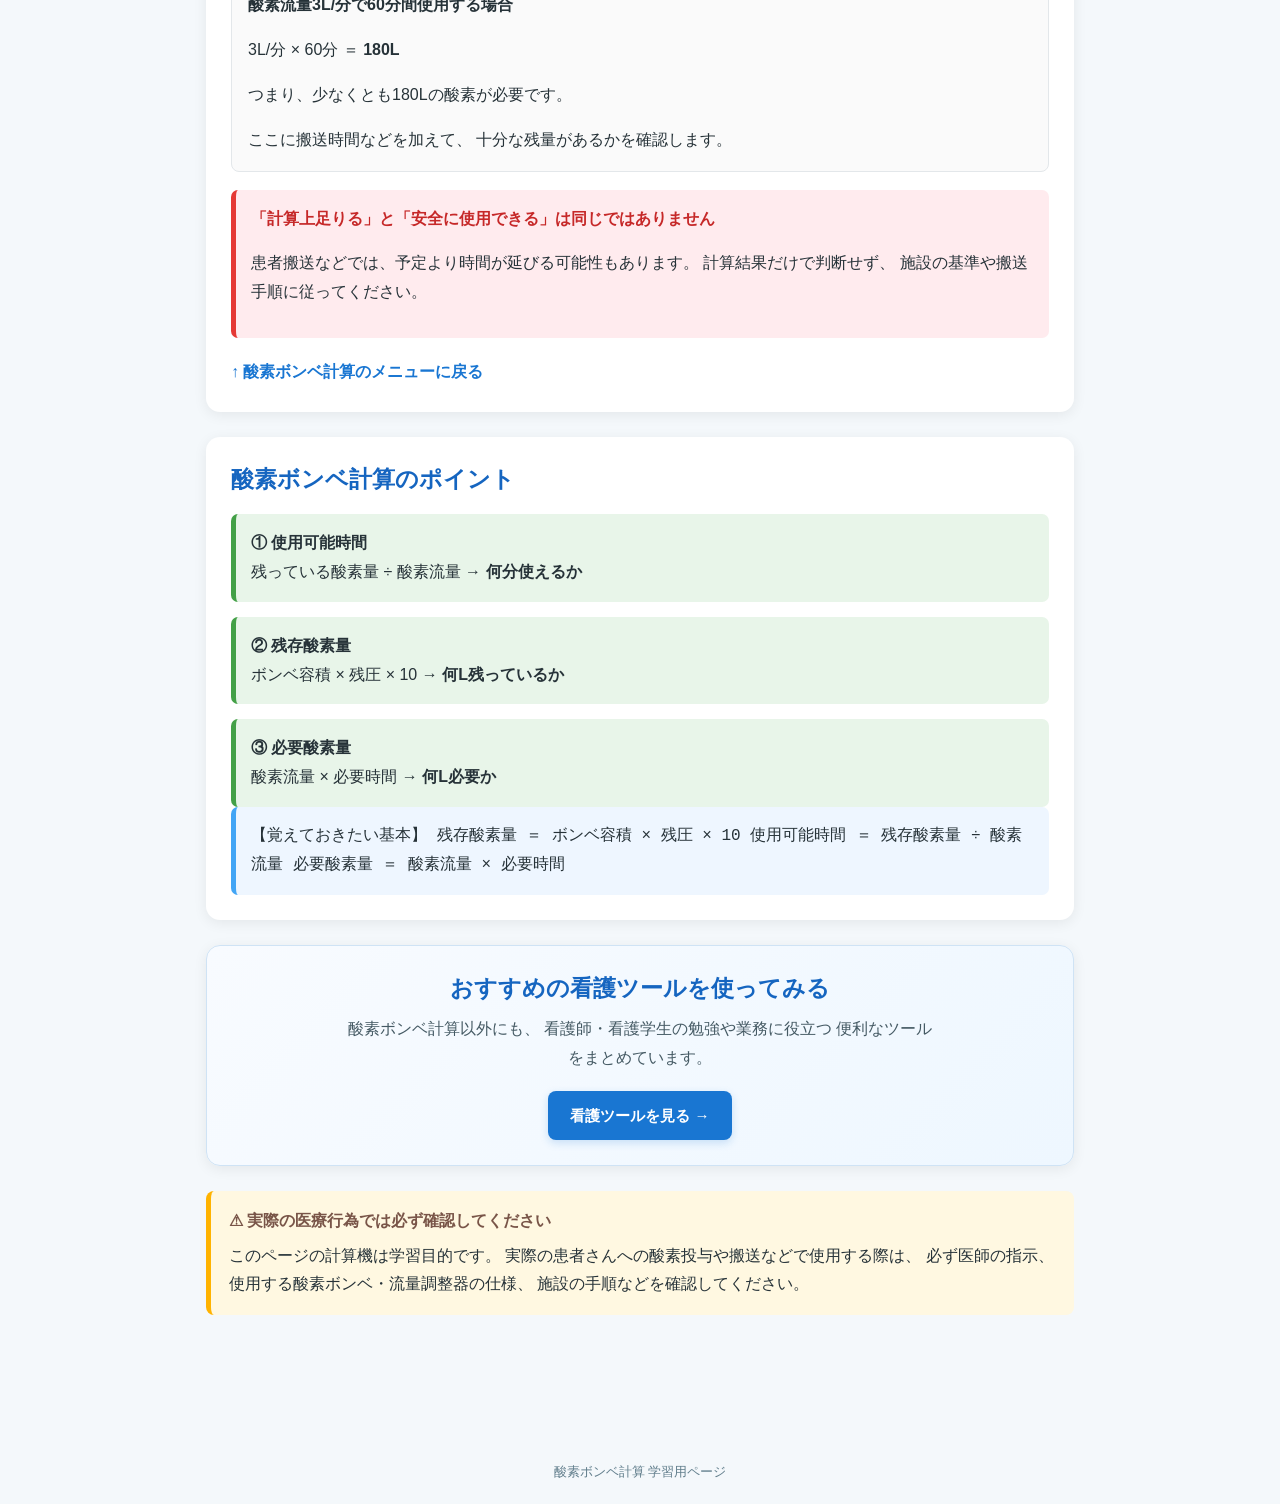
<file: 酸素ボンベ計算解説.html>
<!DOCTYPE html>
<html lang="ja">
<head>
  <meta charset="UTF-8">
  <meta name="viewport" content="width=device-width, initial-scale=1.0">

  <title>酸素ボンベ計算解説</title>

  <!-- 共通CSS -->
  <link rel="stylesheet" href="css/nursing-guide.css">
</head>

<body>

<header>
  <h1>酸素ボンベ計算をわかりやすく解説</h1>
  <p>「あと何分使える？」を計算してみよう</p>
</header>

<main>

  <!-- 注意事項 -->
  <div class="warning">
    <strong>⚠ 学習用ページ</strong><br>
    このページは酸素ボンベの計算方法を学習するための教材です。
    実際の酸素投与・患者搬送では、使用するボンベや流量調整器の仕様、
    医師の指示、施設の手順などを必ず確認してください。
  </div>


  <!-- =====================================================
       メニュー
  ====================================================== -->

  <section class="card" id="menu">

    <h2>酸素ボンベ計算で求めるもの</h2>

    <p>
      酸素ボンベの計算では、
      「ボンベにどれくらい酸素が残っているか」
      「あとどれくらい使えるか」を考えます。
    </p>


    <a href="#remaining" class="menu-item">

      <div class="menu-title">
        ① 酸素ボンベがあと何分使えるかを求める
      </div>

      <div class="menu-use">
        → 患者搬送などで、現在の酸素残量でどれくらい使用できるか確認するときに使用
      </div>

      <div class="menu-link">
        詳しい解説を見る →
      </div>

    </a>


    <a href="#amount" class="menu-item">

      <div class="menu-title">
        ② 酸素ボンベに残っている酸素量を求める
      </div>

      <div class="menu-use">
        → 残圧から、残っている酸素量を考えるときに使用
      </div>

      <div class="menu-link">
        詳しい解説を見る →
      </div>

    </a>


    <a href="#check" class="menu-item">

      <div class="menu-title">
        ③ 必要な時間に対して酸素が足りるか確認する
      </div>

      <div class="menu-use">
        → 搬送・検査などに必要な時間と、ボンベの使用可能時間を比較するときに使用
      </div>

      <div class="menu-link">
        詳しい解説を見る →
      </div>

    </a>

  </section>


  <!-- =====================================================
       ① 使用可能時間
  ====================================================== -->

  <section class="card" id="remaining">

    <h2>
      ① 酸素ボンベがあと何分使えるかを求める
    </h2>

    <div class="point">
      <strong>主な使用場面</strong><br>
      → 患者搬送や検査などで、現在の酸素残量でどれくらい使用できるか確認するときに使用します。
    </div>


    <h3>何を求めるの？</h3>

    <p>
      酸素ボンベの残圧と酸素流量から、
      <strong>あと何分酸素を使用できるか</strong>
      を求めます。
    </p>

    <p>
      答えの単位は <strong>分</strong> です。
    </p>


    <h3>基本の考え方</h3>

    <p>
      酸素ボンベの中には、圧縮された酸素が入っています。
      ボンベ内の圧力が高いほど、残っている酸素量も多くなります。
    </p>


    <h3>「×10」は何を意味するの？</h3>

    <div class="important">

      <p>
        酸素ボンベの圧力は「MPa」で表示されます。
      </p>

      <p>
        <strong>1MPa＝約10気圧です。</strong>
      </p>

      <p>
        酸素量を計算するときは、
        <strong>1気圧を基準として酸素量を換算する</strong>
        ため、「×10」をして単位を調整して計算します。
      </p>

      <p>
        そのため、簡便な計算では
        <strong>ボンベ容積 × 残圧 × 10</strong>
        として残存酸素量を求めます。
      </p>

    </div>


    <h3>計算式</h3>

    <div class="formula">
      使用可能時間（分）<br>
      ＝ ボンベ容積（L）× 残圧（MPa）× 10<br>
      ÷ 酸素流量（L/分）
    </div>

    <p>
      厚生労働省の資料でも、
      酸素ボンベの使用可能時間についてこの換算式が示されています。
    </p>


    <h3>例題</h3>

    <div class="example">

      <strong>
        ボンベ容積3.4L、残圧10MPa、
        酸素流量2L/分の場合
      </strong>

      <p>
        まず、残っている酸素量を求めます。
      </p>

      <p>
        3.4L × 10MPa × 10
        ＝ <strong>340L</strong>
      </p>

      <p>
        つまり、計算上の残存酸素量は
        <strong>340L</strong>です。
      </p>

      <p>
        次に、この酸素を
        酸素流量2L/分で使用すると、
      </p>

      <p>
        340L ÷ 2L/分
        ＝ <strong>170分</strong>
      </p>

      <p>
        したがって、計算上の使用可能時間は
        <strong>170分</strong>です。
      </p>

    </div>


    <div class="point">

      <strong>覚え方</strong>

      <p>
        「残っている酸素量」を
        「1分間に使う酸素量」で割る、
        と考えると分かりやすいです。
      </p>

      <div class="formula">
        使用可能時間<br>
        ＝ 残っている酸素量 ÷ 酸素流量
      </div>

    </div>


    <div class="important">

      <strong>実際の使用では余裕を持つ</strong>

      <p>
        計算上の使用可能時間いっぱいまで使用できる、
        という意味ではありません。
      </p>

      <p>
        患者搬送では搬送時間、検査時間、移動中の状況などを考慮し、
        十分な酸素残量を確保する必要があります。
      </p>

    </div>


    <!-- 電卓 -->

    <div class="calculator">

      <h3>計算してみよう</h3>

      <div class="form-row">

        <div>
          <label for="cylinderVolume1">
            ボンベ容積（L）
          </label>

          <input
            id="cylinderVolume1"
            type="number"
            min="0"
            step="any"
            placeholder="例：3.4"
          >
        </div>


        <div>
          <label for="pressure1">
            残圧（MPa）
          </label>

          <input
            id="pressure1"
            type="number"
            min="0"
            step="any"
            placeholder="例：10"
          >
        </div>

      </div>


      <div class="form-row">

        <div>
          <label for="flow1">
            酸素流量（L/分）
          </label>

          <input
            id="flow1"
            type="number"
            min="0"
            step="any"
            placeholder="例：2"
          >
        </div>

      </div>


      <button onclick="calcTime()">
        使用可能時間を計算
      </button>


      <div id="result1" class="result" hidden></div>

    </div>


    <a href="#menu" class="back">
      ↑ 酸素ボンベ計算のメニューに戻る
    </a>

  </section>


  <!-- =====================================================
       ② 残っている酸素量
  ====================================================== -->

  <section class="card" id="amount">

    <h2>
      ② 酸素ボンベに残っている酸素量を求める
    </h2>

    <div class="point">
      <strong>主な使用場面</strong><br>
      → ボンベの残圧から、残っている酸素量を考えるときに使用します。
    </div>


    <h3>何を求めるの？</h3>

    <p>
      ボンベの容積と現在の圧力から、
      <strong>残っている酸素量（L）</strong>
      を求めます。
    </p>


    <h3>計算式</h3>

    <div class="formula">
      残存酸素量（L）<br>
      ＝ ボンベ容積（L）× 残圧（MPa）× 10
    </div>


    <h3>例題</h3>

    <div class="example">

      <strong>
        ボンベ容積3.4L、残圧10MPaの場合
      </strong>

      <p>
        3.4L × 10MPa × 10
      </p>

      <p>
        ＝ <strong>340L</strong>
      </p>

      <p>
        計算上、約340Lの酸素が残っていると考えます。
      </p>

    </div>


    <div class="important">

      <strong>ボンベの規格を必ず確認</strong>

      <p>
        酸素ボンベにはさまざまな種類・容量があります。
        「3.4L」という値はすべてのボンベに当てはまるものではありません。
      </p>

      <p>
        実際には使用するボンベの仕様・表示を確認してください。
      </p>

    </div>


    <a href="#menu" class="back">
      ↑ 酸素ボンベ計算のメニューに戻る
    </a>

  </section>


  <!-- =====================================================
       ③ 足りるか確認
  ====================================================== -->

  <section class="card" id="check">

    <h2>
      ③ 必要な時間に対して酸素が足りるか確認する
    </h2>

    <div class="point">
      <strong>主な使用場面</strong><br>
      → 搬送・検査などに必要な時間と、ボンベの使用可能時間を比較するときに使用します。
    </div>


    <h3>何を考えるの？</h3>

    <p>
      例えば、
      「検査に60分かかる」
      「酸素流量は3L/分」
      という場合、
      現在のボンベで必要な時間をカバーできるかを考えます。
    </p>


    <h3>まず必要な酸素量を求める</h3>

    <div class="formula">
      必要酸素量（L）<br>
      ＝ 酸素流量（L/分）× 必要時間（分）
    </div>


    <h3>例題</h3>

    <div class="example">

      <strong>
        酸素流量3L/分で60分間使用する場合
      </strong>

      <p>
        3L/分 × 60分
        ＝ <strong>180L</strong>
      </p>

      <p>
        つまり、少なくとも180Lの酸素が必要です。
      </p>

      <p>
        ここに搬送時間などを加えて、
        十分な残量があるかを確認します。
      </p>

    </div>


    <div class="important">

      <strong>「計算上足りる」と「安全に使用できる」は同じではありません</strong>

      <p>
        患者搬送などでは、予定より時間が延びる可能性もあります。
        計算結果だけで判断せず、
        施設の基準や搬送手順に従ってください。
      </p>

    </div>


    <a href="#menu" class="back">
      ↑ 酸素ボンベ計算のメニューに戻る
    </a>

  </section>


  <!-- =====================================================
       まとめ
  ====================================================== -->

  <section class="card">

    <h2>酸素ボンベ計算のポイント</h2>


    <div class="point">

      <strong>① 使用可能時間</strong><br>

      残っている酸素量 ÷ 酸素流量
      → <strong>何分使えるか</strong>

    </div>


    <div class="point">

      <strong>② 残存酸素量</strong><br>

      ボンベ容積 × 残圧 × 10
      → <strong>何L残っているか</strong>

    </div>


    <div class="point">

      <strong>③ 必要酸素量</strong><br>

      酸素流量 × 必要時間
      → <strong>何L必要か</strong>

    </div>


    <div class="formula">
      【覚えておきたい基本】

      残存酸素量
      ＝ ボンベ容積 × 残圧 × 10

      使用可能時間
      ＝ 残存酸素量 ÷ 酸素流量

      必要酸素量
      ＝ 酸素流量 × 必要時間
    </div>

  </section>


  <!-- =========================
       看護ツールへの自然な導線
  ========================== -->

  <section class="card tool-promotion">

    <h2>
      おすすめの看護ツールを使ってみる
    </h2>

    <p>
      酸素ボンベ計算以外にも、
      看護師・看護学生の勉強や業務に役立つ
      便利なツールをまとめています。
    </p>

    <a
      href="https://kita-tools.github.io/nurse-tools/"
      class="tool-promotion-button"
      target="_blank"
      rel="noopener noreferrer"
    >
      看護ツールを見る →
    </a>

  </section>


  <!-- =========================
       最終注意
  ========================== -->

  <div class="warning">

    <strong>⚠ 実際の医療行為では必ず確認してください</strong>

    <p>
      このページの計算機は学習目的です。
      実際の患者さんへの酸素投与や搬送などで使用する際は、
      必ず医師の指示、使用する酸素ボンベ・流量調整器の仕様、
      施設の手順などを確認してください。
    </p>

  </div>

</main>


<footer>
  酸素ボンベ計算 学習用ページ
</footer>


<!-- =====================================================
     右下：看護ツール紹介
     共通JavaScriptで制御
====================================================== -->

<div
  class="floating-tool"
  id="floatingTool"
  aria-label="看護師向けツールの紹介"
>

  <div class="floating-tool-header">

    <div class="floating-tool-title">
      👩‍⚕️ 看護師向けツール
    </div>

    <button
      type="button"
      class="floating-tool-close"
      onclick="closeFloatingTool()"
      aria-label="閉じる"
    >
      ×
    </button>

  </div>


  <p>
    勉強や看護業務に使える
    便利なツールをまとめています。
  </p>


  <a
    href="https://kita-tools.github.io/nurse-tools/"
    class="floating-tool-button"
    target="_blank"
    rel="noopener noreferrer"
  >
    看護ツールを見る →
  </a>

</div>


<!-- =====================================================
     酸素ボンベ計算 JavaScript
====================================================== -->

<script>

/* =========================================================
   共通入力チェック
========================================================= */

function getPositiveNumber(id) {

  const value =
    Number(document.getElementById(id).value);

  if (!Number.isFinite(value) || value <= 0) {
    return null;
  }

  return value;
}


/* =========================================================
   ① 使用可能時間
========================================================= */

function calcTime() {

  const cylinderVolume =
    getPositiveNumber("cylinderVolume1");

  const pressure =
    getPositiveNumber("pressure1");

  const flow =
    getPositiveNumber("flow1");

  const result =
    document.getElementById("result1");


  if (
    cylinderVolume === null ||
    pressure === null ||
    flow === null
  ) {

    result.hidden = false;

    result.textContent =
      "ボンベ容積・残圧・酸素流量を正しく入力してください。";

    return;
  }


  // 残存酸素量
  const oxygenAmount =
    cylinderVolume * pressure * 10;


  // 使用可能時間
  const minutes =
    oxygenAmount / flow;


  const hours =
    Math.floor(minutes / 60);


  const remainingMinutes =
    Math.round(minutes % 60);


  result.hidden = false;


  result.innerHTML = `
    残存酸素量：
    <strong>${oxygenAmount.toFixed(1)} L</strong>
    <br>
    使用可能時間：
    <strong>${minutes.toFixed(1)} 分</strong>
    <br>
    約
    <strong>${hours}時間${remainingMinutes}分</strong>
  `;
}

</script>


<!-- =====================================================
     共通：看護ツール紹介ポップアップ
====================================================== -->

<script src="js/nursing-guide.js"></script>

</body>
</html>
</file>
<file: css/nursing-guide.css>
@charset "UTF-8";

/* =========================================================
   点滴計算 学習ページ
   共通CSS
   ========================================================= */


/* =========================================================
   1. 基本設定
   ========================================================= */

* {
  box-sizing: border-box;
}

html {
  scroll-behavior: smooth;
}

body {
  margin: 0;

  font-family:
    -apple-system,
    BlinkMacSystemFont,
    "Hiragino Kaku Gothic ProN",
    "Yu Gothic",
    YuGothic,
    Meiryo,
    sans-serif;

  background: #f4f8fb;
  color: #263238;

  line-height: 1.8;
}


/* =========================================================
   2. ヘッダー
   ========================================================= */

header {
  background:
    linear-gradient(
      135deg,
      #1976d2,
      #42a5f5
    );

  color: #fff;

  padding: 36px 20px;

  text-align: center;
}

header h1 {
  margin: 0 0 8px;

  font-size: 28px;
  line-height: 1.4;
}

header p {
  margin: 0;

  font-size: 15px;

  opacity: 0.95;
}


/* =========================================================
   3. メインコンテンツ
   ========================================================= */

main {
  max-width: 900px;

  margin: 30px auto;

  padding:
    0
    16px
    70px;
}


/* =========================================================
   4. カード
   ========================================================= */

.card {
  background: #fff;

  border-radius: 14px;

  padding: 25px;

  margin-bottom: 25px;

  box-shadow:
    0 3px 14px
    rgba(0, 0, 0, 0.07);
}


/* =========================================================
   5. 見出し
   ========================================================= */

h2 {
  margin-top: 0;
  margin-bottom: 18px;

  color: #1565c0;

  font-size: 23px;
  line-height: 1.5;
}

h3 {
  margin-top: 28px;
  margin-bottom: 10px;

  color: #37474f;

  font-size: 18px;
}


/* =========================================================
   6. 注意・警告
   ========================================================= */

.warning {
  background: #fff8e1;

  border-left:
    5px solid
    #ffb300;

  padding: 16px 18px;

  border-radius: 8px;

  margin-bottom: 25px;
}

.warning strong {
  color: #795548;
}

.warning p {
  margin:
    6px 0 0;
}


/* =========================================================
   7. 重要ポイント
   ========================================================= */

.point {
  background: #e8f5e9;

  border-left:
    5px solid
    #43a047;

  padding: 15px;

  border-radius: 7px;

  margin-top: 15px;
}

.point p:last-child {
  margin-bottom: 0;
}

.point ul {
  margin-bottom: 0;
}


/* =========================================================
   8. 重要事項
   ========================================================= */

.important {
  background: #ffebee;

  border-left:
    5px solid
    #e53935;

  padding: 15px;

  border-radius: 7px;

  margin-top: 18px;
}

.important strong {
  color: #c62828;
}


/* =========================================================
   9. メニュー
   ========================================================= */

.menu-item {
  display: block;

  text-decoration: none;

  color: inherit;

  background: #f8fbff;

  border:
    1px solid
    #d9e8f5;

  border-radius: 12px;

  padding: 18px;

  margin: 14px 0;

  transition:
    background 0.2s ease,
    border-color 0.2s ease,
    transform 0.2s ease,
    box-shadow 0.2s ease;
}

.menu-item:hover {
  background: #eef7ff;

  border-color: #90caf9;

  transform:
    translateY(-2px);

  box-shadow:
    0 4px 12px
    rgba(25, 118, 210, 0.08);
}

.menu-title {
  color: #1565c0;

  font-size: 18px;

  font-weight: bold;
}

.menu-use {
  margin-top: 5px;

  color: #455a64;

  font-size: 14px;
}

.menu-link {
  display: inline-block;

  margin-top: 10px;

  color: #1976d2;

  font-size: 14px;

  font-weight: bold;
}


/* =========================================================
   10. 計算式
   ========================================================= */

.formula {
  background: #eef6ff;

  border-left:
    5px solid
    #42a5f5;

  padding: 15px;

  border-radius: 7px;

  font-family:
    "SFMono-Regular",
    Consolas,
    "Liberation Mono",
    monospace;

  font-size: 16px;

  overflow-x: auto;
}


/* =========================================================
   11. 例題
   ========================================================= */

.example {
  background: #fafafa;

  border:
    1px solid
    #e3e7ea;

  padding: 16px;

  border-radius: 8px;

  margin-top: 15px;
}

.example p:last-child {
  margin-bottom: 0;
}


/* =========================================================
   12. 計算フォーム
   ========================================================= */

.calculator {
  background: #f8fafc;

  border:
    1px solid
    #e0e6eb;

  border-radius: 10px;

  padding: 20px;

  margin-top: 22px;
}

.calculator h3 {
  margin-top: 0;
}


/* =========================================================
   13. フォームレイアウト
   ========================================================= */

.form-row {
  display: grid;

  grid-template-columns:
    1fr
    1fr;

  gap: 15px;

  margin-bottom: 15px;
}


/* =========================================================
   14. ラベル
   ========================================================= */

label {
  display: block;

  margin-bottom: 5px;

  font-weight: bold;

  color: #37474f;
}


/* =========================================================
   15. 入力欄
   ========================================================= */

input,
select,
textarea {
  width: 100%;

  padding: 11px 12px;

  font-family: inherit;

  font-size: 16px;

  color: #263238;

  background: #fff;

  border:
    1px solid
    #b8c4cc;

  border-radius: 7px;

  outline: none;

  transition:
    border-color 0.2s ease,
    box-shadow 0.2s ease;
}

input:focus,
select:focus,
textarea:focus {
  border-color: #42a5f5;

  box-shadow:
    0 0 0 3px
    rgba(66, 165, 245, 0.15);
}


/* =========================================================
   16. ボタン
   ========================================================= */

button {
  border: 0;

  border-radius: 7px;

  padding: 12px 20px;

  background: #1976d2;

  color: #fff;

  font-family: inherit;

  font-size: 16px;

  font-weight: bold;

  cursor: pointer;

  transition:
    background 0.2s ease,
    transform 0.2s ease;
}

button:hover {
  background: #1565c0;

  transform:
    translateY(-1px);
}

button:active {
  transform:
    translateY(0);
}


/* =========================================================
   17. 計算結果
   ========================================================= */

.result {
  margin-top: 15px;

  background: #e8f5e9;

  border-left:
    5px solid
    #43a047;

  border-radius: 7px;

  padding: 15px;

  font-size: 18px;

  font-weight: bold;
}


/* =========================================================
   18. 戻るリンク
   ========================================================= */

.back {
  display: inline-block;

  margin-top: 20px;

  color: #1976d2;

  text-decoration: none;

  font-weight: bold;
}

.back:hover {
  text-decoration: underline;
}


/* =========================================================
   19. ページ内 看護ツール紹介
   ========================================================= */

.tool-promotion {
  background:
    linear-gradient(
      135deg,
      #f8fbff,
      #eef7ff
    );

  border:
    1px solid
    #cfe3f5;

  text-align: center;
}

.tool-promotion h2 {
  margin-bottom: 10px;
}

.tool-promotion p {
  max-width: 600px;

  margin:
    0 auto 18px;

  color: #455a64;
}


/* CTAボタン */

.tool-promotion-button {
  display: inline-block;

  background: #1976d2;

  color: #fff;

  padding:
    11px 22px;

  border-radius: 8px;

  text-decoration: none;

  font-size: 15px;

  font-weight: bold;

  box-shadow:
    0 3px 8px
    rgba(25, 118, 210, 0.2);

  transition:
    background 0.2s ease,
    transform 0.2s ease,
    box-shadow 0.2s ease;
}

.tool-promotion-button:hover {
  background: #1565c0;

  transform:
    translateY(-2px);

  box-shadow:
    0 5px 12px
    rgba(25, 118, 210, 0.25);
}


/* =========================================================
   20. フッター
   ========================================================= */

footer {
  text-align: center;

  color: #607d8b;

  font-size: 13px;

  padding: 20px;
}


/* =========================================================
   21. 看護ツール紹介ポップアップ
   ========================================================= */

.floating-tool {
  position: fixed;

  right: 20px;
  bottom: 20px;

  width: 310px;

  background: #fff;

  border:
    1px solid
    #d9e8f5;

  border-radius: 14px;

  padding: 18px;

  box-shadow:
    0 8px 30px
    rgba(0, 0, 0, 0.18);

  z-index: 1000;

  /*
   * JSで表示・非表示を切り替える
   */
  opacity: 0;

  visibility: hidden;

  transform:
    translateY(20px);

  transition:
    opacity 0.3s ease,
    visibility 0.3s ease,
    transform 0.3s ease;
}


/* JSで .is-visible を付けたとき */

.floating-tool.is-visible {
  opacity: 1;

  visibility: visible;

  transform:
    translateY(0);
}


/* ---------------------------------------------------------
   ポップアップ上部
   --------------------------------------------------------- */

.floating-tool-header {
  display: flex;

  align-items: center;

  justify-content: space-between;

  gap: 10px;

  margin-bottom: 8px;
}


/* タイトル */

.floating-tool-title {
  color: #1565c0;

  font-size: 16px;

  font-weight: bold;

  line-height: 1.4;
}


/* ---------------------------------------------------------
   閉じるボタン
   --------------------------------------------------------- */

.floating-tool-close {
  flex-shrink: 0;

  width: 30px;
  height: 30px;

  padding: 0;

  border-radius: 50%;

  background: #f1f5f8;

  color: #607d8b;

  font-size: 19px;

  line-height: 30px;

  text-align: center;

  cursor: pointer;

  transition:
    background 0.2s ease,
    color 0.2s ease;
}

.floating-tool-close:hover {
  background: #e3ebf0;

  color: #37474f;

  transform: none;
}


/* ---------------------------------------------------------
   ポップアップ本文
   --------------------------------------------------------- */

.floating-tool p {
  margin:
    0 0 14px;

  color: #455a64;

  font-size: 13px;

  line-height: 1.7;
}


/* ---------------------------------------------------------
   ポップアップCTA
   --------------------------------------------------------- */

.floating-tool-button {
  display: block;

  width: 100%;

  padding:
    10px 14px;

  background: #1976d2;

  color: #fff;

  border-radius: 8px;

  text-align: center;

  text-decoration: none;

  font-size: 14px;

  font-weight: bold;

  box-shadow:
    0 3px 8px
    rgba(25, 118, 210, 0.18);

  transition:
    background 0.2s ease,
    transform 0.2s ease,
    box-shadow 0.2s ease;
}

.floating-tool-button:hover {
  background: #1565c0;

  transform:
    translateY(-1px);

  box-shadow:
    0 5px 12px
    rgba(25, 118, 210, 0.23);
}


/* =========================================================
   22. スマホ対応
   ========================================================= */

@media (max-width: 600px) {

  header {
    padding:
      30px 16px;
  }

  header h1 {
    font-size: 24px;
  }

  header p {
    font-size: 14px;
  }


  main {
    margin-top: 20px;

    padding:
      0
      12px
      50px;
  }


  .card {
    padding: 18px;

    border-radius: 12px;

    margin-bottom: 18px;
  }


  h2 {
    font-size: 21px;
  }


  h3 {
    font-size: 17px;
  }


  .form-row {
    grid-template-columns: 1fr;
  }


  .calculator {
    padding: 16px;
  }


  .formula {
    font-size: 14px;

    padding: 13px;
  }


  .menu-title {
    font-size: 17px;
  }


  /* --------------------------------
     ポップアップ
  -------------------------------- */

  .floating-tool {
    left: 12px;
    right: 12px;

    bottom: 12px;

    width: auto;

    padding: 15px;

    border-radius: 13px;
  }


  .floating-tool-title {
    font-size: 15px;
  }


  .floating-tool p {
    font-size: 12px;

    margin-bottom: 12px;
  }


  .floating-tool-button {
    padding: 10px;

    font-size: 14px;
  }

}


/* =========================================================
   23. 動きを減らす設定への対応
   ========================================================= */

@media (prefers-reduced-motion: reduce) {

  html {
    scroll-behavior: auto;
  }

  *,
  *::before,
  *::after {
    transition: none !important;

    animation: none !important;
  }

}
</file>
